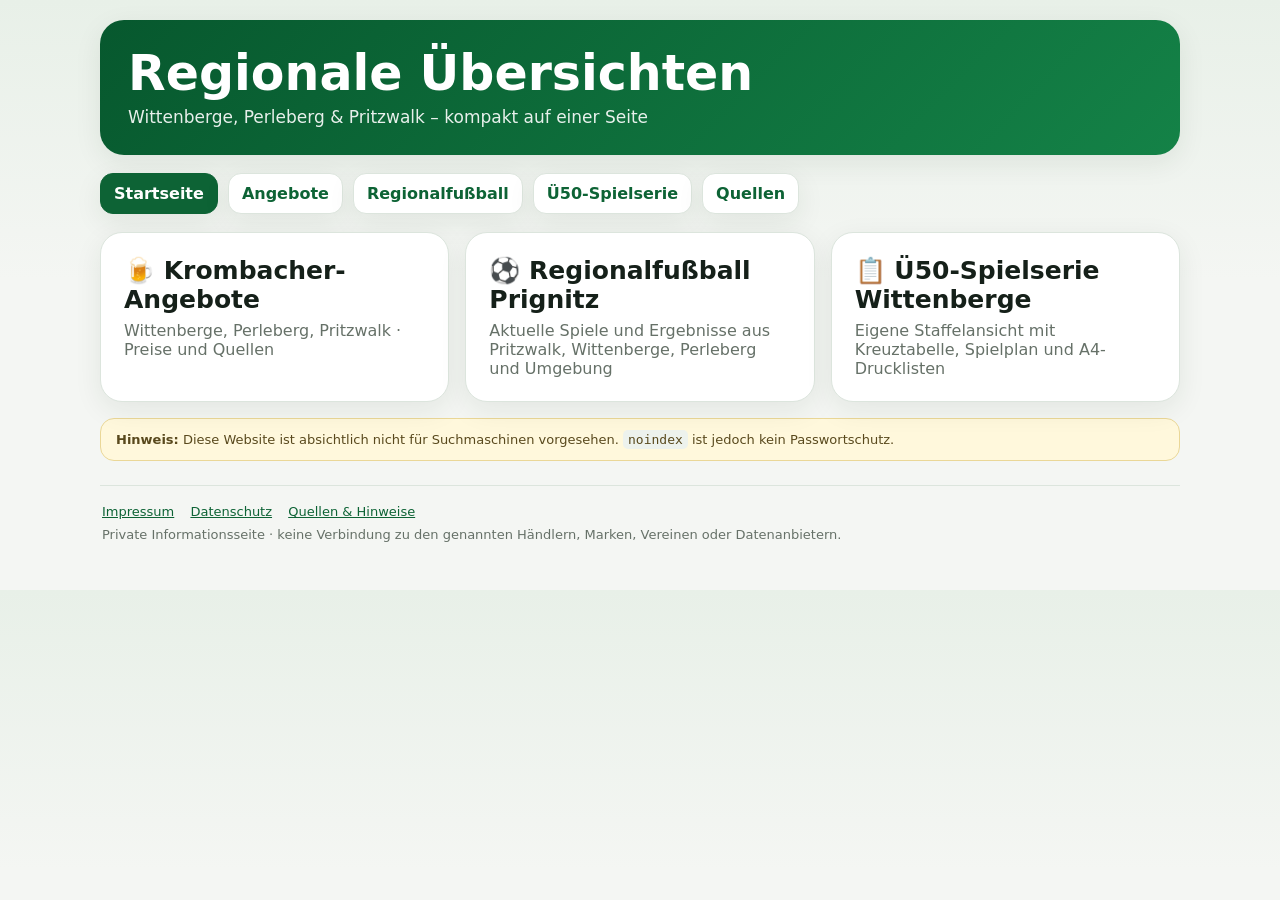
<file: index.html>
<!doctype html>
<html lang="de"><head>
<meta charset="utf-8"><meta name="viewport" content="width=device-width,initial-scale=1">
<meta name="robots" content="noindex,nofollow,noarchive">
<title>Regionale Übersichten</title>
<link rel="stylesheet" href="assets/style.css">
</head><body><div class="wrap">
<section class="hero"><h1>Regionale Übersichten</h1><p>Wittenberge, Perleberg & Pritzwalk – kompakt auf einer Seite</p></section>
<nav class="nav" aria-label="Hauptnavigation"><a class="current" href="./">Startseite</a><a href="angebote/">Angebote</a><a href="fussball/">Regionalfußball</a><a href="ue50/">Ü50-Spielserie</a><a href="quellen.html">Quellen</a></nav>
<div class="kacheln">
<a class="kachel" href="angebote/"><strong>🍺 Krombacher-Angebote</strong><span>Wittenberge, Perleberg, Pritzwalk · Preise und Quellen</span></a>
<a class="kachel" href="fussball/"><strong>⚽ Regionalfußball Prignitz</strong><span>Aktuelle Spiele und Ergebnisse aus Pritzwalk, Wittenberge, Perleberg und Umgebung</span></a>
<a class="kachel" href="ue50/"><strong>📋 Ü50-Spielserie Wittenberge</strong><span>Eigene Staffelansicht mit Kreuztabelle, Spielplan und A4-Drucklisten</span></a>
</div>
<div class="notice"><b>Hinweis:</b> Diese Website ist absichtlich nicht für Suchmaschinen vorgesehen. <code>noindex</code> ist jedoch kein Passwortschutz.</div>

<footer>
  <a href="impressum.html">Impressum</a>
  <a href="datenschutz.html">Datenschutz</a>
  <a href="quellen.html">Quellen & Hinweise</a>
  <div class="small" style="margin-top:8px">Private Informationsseite · keine Verbindung zu den genannten Händlern, Marken, Vereinen oder Datenanbietern.</div>
</footer>

</div></body></html>
</file>
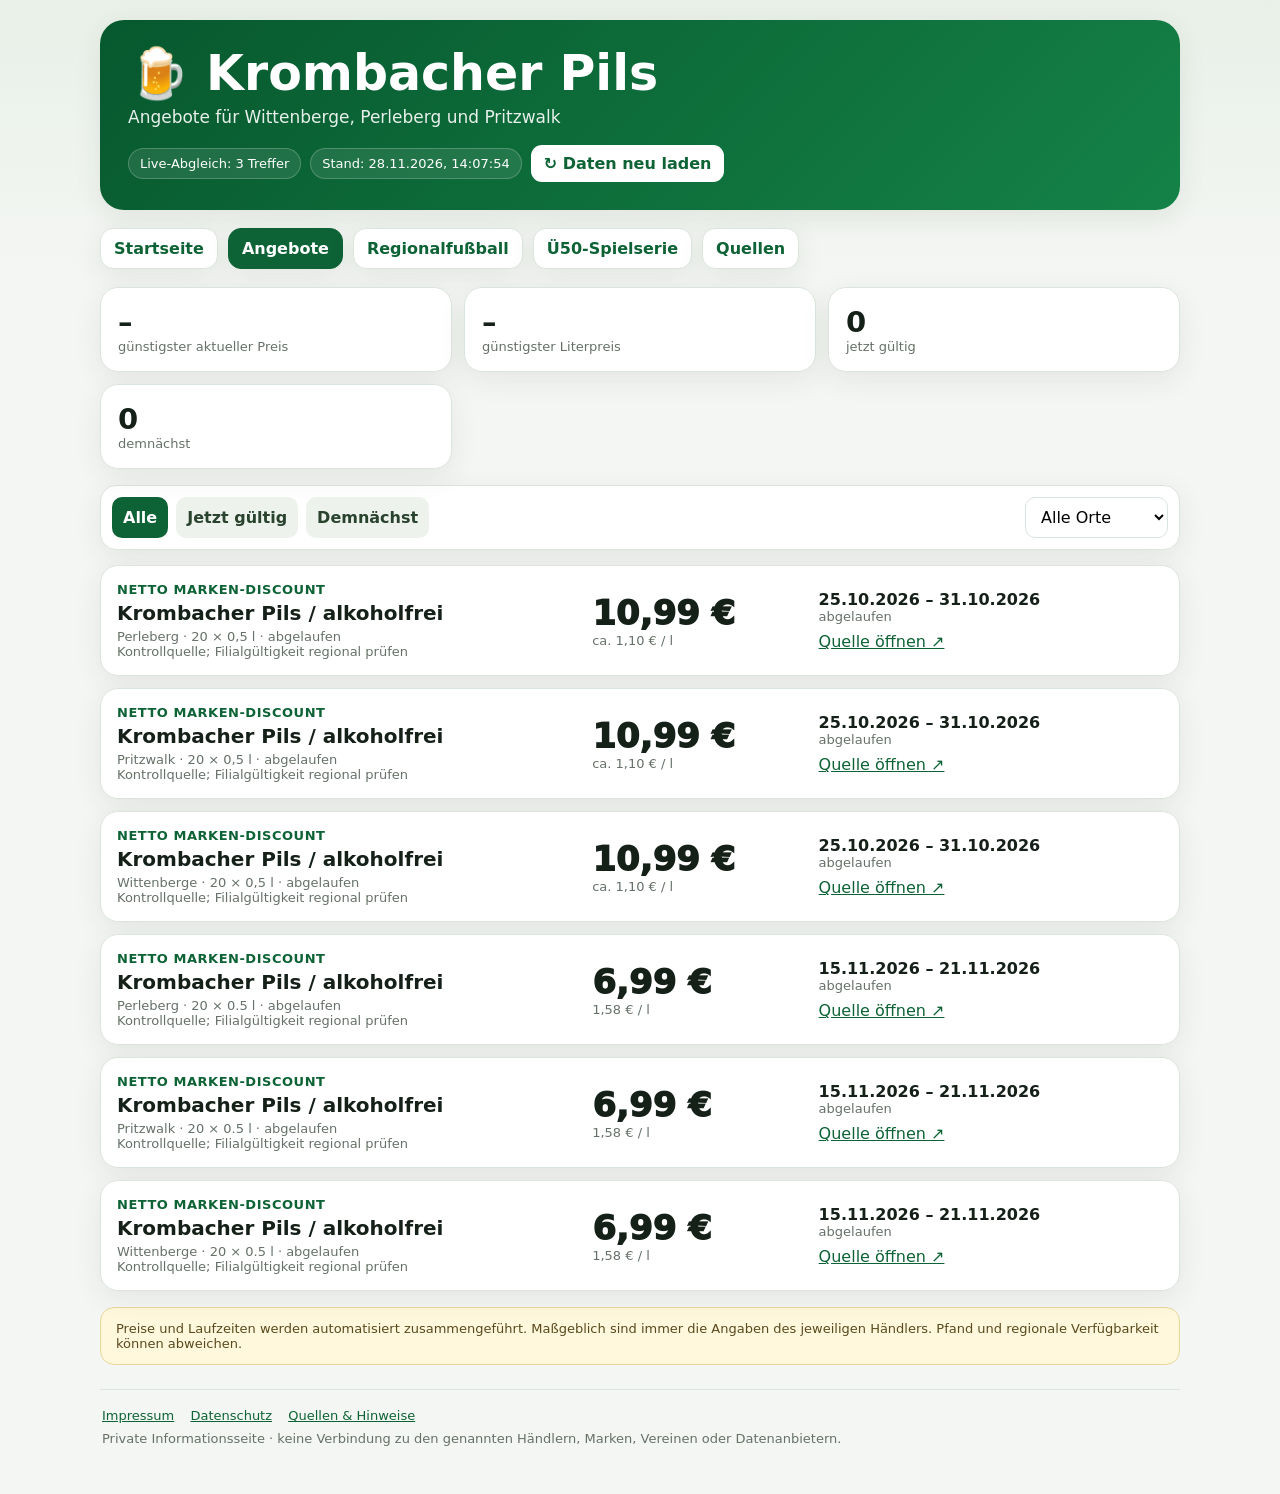
<file: angebote/index.html>
<!doctype html>
<html lang="de"><head>
<meta charset="utf-8"><meta name="viewport" content="width=device-width,initial-scale=1">
<meta name="robots" content="noindex,nofollow,noarchive">
<title>Krombacher-Angebote – Prignitz</title>
<link rel="stylesheet" href="../assets/style.css">
</head><body><div class="wrap">
<section class="hero"><h1>🍺 Krombacher Pils</h1><p>Angebote für Wittenberge, Perleberg und Pritzwalk</p>
<div class="bar"><span class="badge" id="status">Daten werden geladen …</span><span class="badge" id="updated">Stand: –</span><button class="btn" id="reload">↻ Daten neu laden</button></div>
</section>
<nav class="nav" aria-label="Hauptnavigation"><a href="../">Startseite</a><a class="current" href="./">Angebote</a><a href="../fussball/">Regionalfußball</a><a href="../ue50/">Ü50-Spielserie</a><a href="../quellen.html#angebote">Quellen</a></nav>
<section class="stats"><div class="stat"><div class="n" id="best">–</div><div class="l">günstigster aktueller Preis</div></div><div class="stat"><div class="n" id="bestLiter">–</div><div class="l">günstigster Literpreis</div></div><div class="stat"><div class="n" id="active">–</div><div class="l">jetzt gültig</div></div><div class="stat"><div class="n" id="future">–</div><div class="l">demnächst</div></div></section>
<div class="controls"><button class="f on" data-f="all">Alle</button><button class="f" data-f="active">Jetzt gültig</button><button class="f" data-f="future">Demnächst</button><select id="place"><option value="">Alle Orte</option></select></div>
<div id="cards" class="cards"></div>
<div class="notice">Preise und Laufzeiten werden automatisiert zusammengeführt. Maßgeblich sind immer die Angaben des jeweiligen Händlers. Pfand und regionale Verfügbarkeit können abweichen.</div>

<footer>
  <a href="../impressum.html">Impressum</a>
  <a href="../datenschutz.html">Datenschutz</a>
  <a href="../quellen.html">Quellen & Hinweise</a>
  <div class="small" style="margin-top:8px">Private Informationsseite · keine Verbindung zu den genannten Händlern, Marken, Vereinen oder Datenanbietern.</div>
</footer>

</div>
<script>
let data={offers:[]},fil="all";const $=s=>document.querySelector(s);
function D(s){return new Date(s+"T00:00:00")} function T(){let d=new Date;return new Date(d.getFullYear(),d.getMonth(),d.getDate())}
function E(s){return String(s??"").replace(/[&<>"']/g,m=>({"&":"&amp;","<":"&lt;",">":"&gt;",'"':"&quot;","'":"&#39;"}[m]))}
function euro(n){return Number(n).toLocaleString("de-DE",{style:"currency",currency:"EUR"})}
function state(o){let t=T();return t<D(o.start)?"future":t>D(o.end)?"expired":"active"}
function fmt(s){return D(s).toLocaleDateString("de-DE")}
function remain(o){let t=T(),a=D(o.start),e=D(o.end),day=86400000;if(t<a){let n=Math.ceil((a-t)/day);return n==1?"beginnt morgen":`beginnt in ${n} Tagen`}if(t>e)return"abgelaufen";let n=Math.floor((e-t)/day);return n==0?"nur noch heute":n==1?"noch 1 Tag":`noch ${n} Tage`}
function packLiters(o){let s=String(o.pack||"").replace(",",".");let m=s.match(/(\d+)\s*[x×]\s*(\d+(?:\.\d+)?)\s*(?:l|liter)/i);if(m)return Number(m[1])*Number(m[2]);m=s.match(/(\d+(?:\.\d+)?)\s*(?:l|liter)/i);return m?Number(m[1]):null}
function literPrice(o){let lp=Number(o.liter_price);if(lp>0)return {value:lp,calculated:false};let liters=packLiters(o),price=Number(o.price),calc=liters&&price?price/liters:null;return calc&&calc>=0.75&&calc<=5?{value:calc,calculated:true}:null}
function literText(o){let lp=literPrice(o);return lp?(lp.calculated?"ca. ":"")+euro(lp.value)+" / l":""}
function ok(o){let p=$("#place").value;if(p&&(o.place||"Wittenberge")!=p)return false;if(fil!="all"&&state(o)!=fil)return false;return true}
function places(){let cur=$("#place").value,a=[...new Set((data.offers||[]).map(o=>o.place||"Wittenberge"))].sort();$("#place").innerHTML='<option value="">Alle Orte</option>'+a.map(x=>`<option>${E(x)}</option>`).join("");if(a.includes(cur))$("#place").value=cur}
function render(){let a=data.offers||[],valid=a.filter(o=>state(o)!="expired"),best=valid.length?Math.min(...valid.map(o=>+o.price)):null,liters=valid.map(literPrice).filter(Boolean).map(x=>x.value),bestLiter=liters.length?Math.min(...liters):null;$("#best").textContent=best==null?"–":euro(best);$("#bestLiter").textContent=bestLiter==null?"–":euro(bestLiter)+"/l";$("#active").textContent=a.filter(o=>state(o)=="active").length;$("#future").textContent=a.filter(o=>state(o)=="future").length;$("#status").textContent=data.status||"Daten geladen";$("#updated").textContent=data.updated?"Stand: "+new Date(data.updated).toLocaleString("de-DE"):"Stand: –";let list=a.filter(ok).sort((x,y)=>D(x.end)-D(y.end)||String(x.place||"").localeCompare(String(y.place||""))),b=$("#cards");b.innerHTML="";if(!list.length){b.innerHTML='<div class="empty">Keine Angebote in dieser Auswahl.</div>';return}for(const o of list){b.insertAdjacentHTML("beforeend",`<article class="card grid3"><div><div class="shop">${E(o.retailer)}</div><div class="product">${E(o.product)}</div><div class="meta">${E(o.place||"Wittenberge")} · ${E(o.pack||"")} · ${state(o)=="active"?"jetzt gültig":state(o)=="future"?"demnächst":"abgelaufen"}</div><div class="small">${E(o.scope||o.note||"")}</div></div><div><div class="price">${euro(o.price)}</div><div class="small">${E(literText(o))}</div></div><div><b>${fmt(o.start)} – ${fmt(o.end)}</b><div class="small">${E(remain(o))}</div><div style="margin-top:8px"><a target="_blank" rel="noopener noreferrer" href="${o.source_url||"#"}">Quelle öffnen ↗</a></div></div></article>`)}}
async function load(){try{let r=await fetch("angebote.json?"+Date.now(),{cache:"no-store"});data=await r.json();places();render()}catch(e){$("#status").textContent="Daten konnten nicht geladen werden"}}
$("#reload").onclick=load;document.querySelectorAll(".f").forEach(b=>b.onclick=()=>{document.querySelectorAll(".f").forEach(x=>x.classList.remove("on"));b.classList.add("on");fil=b.dataset.f;render()});$("#place").onchange=render;load();
</script></body></html>
</file>
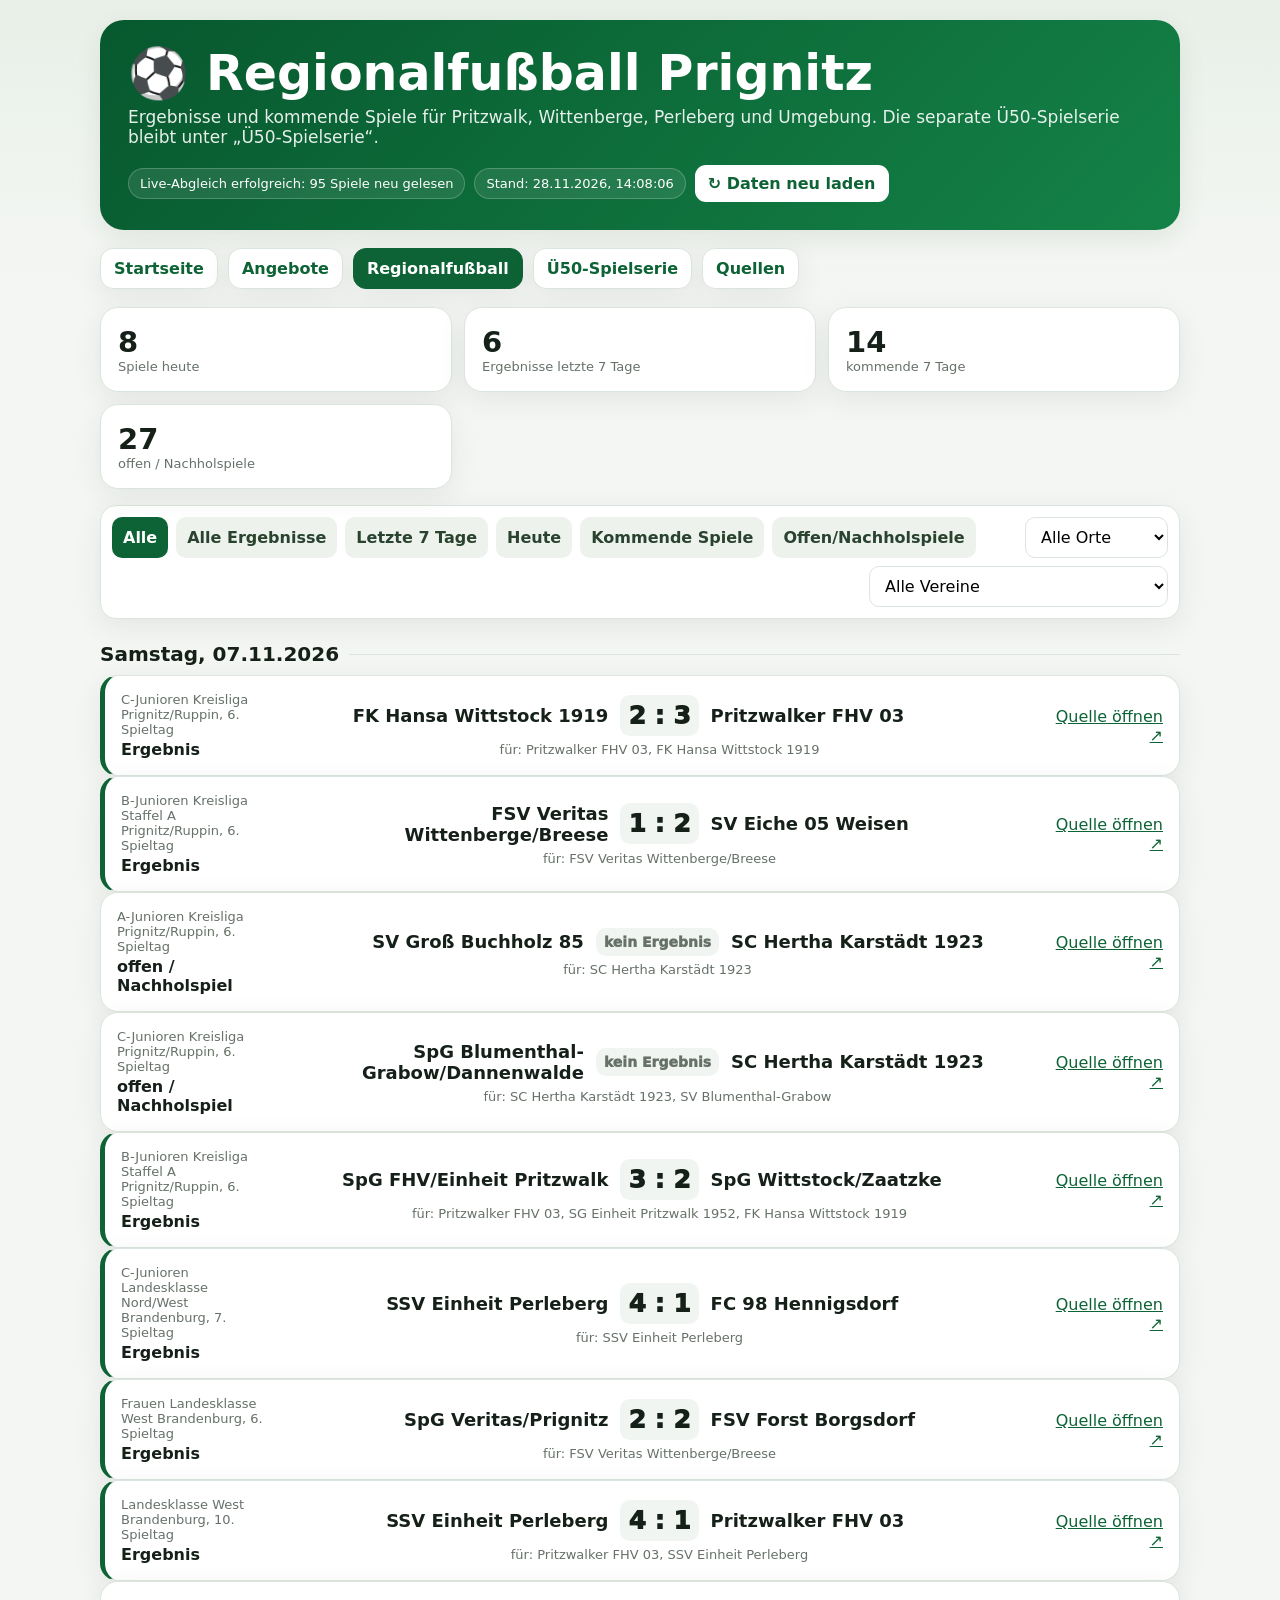
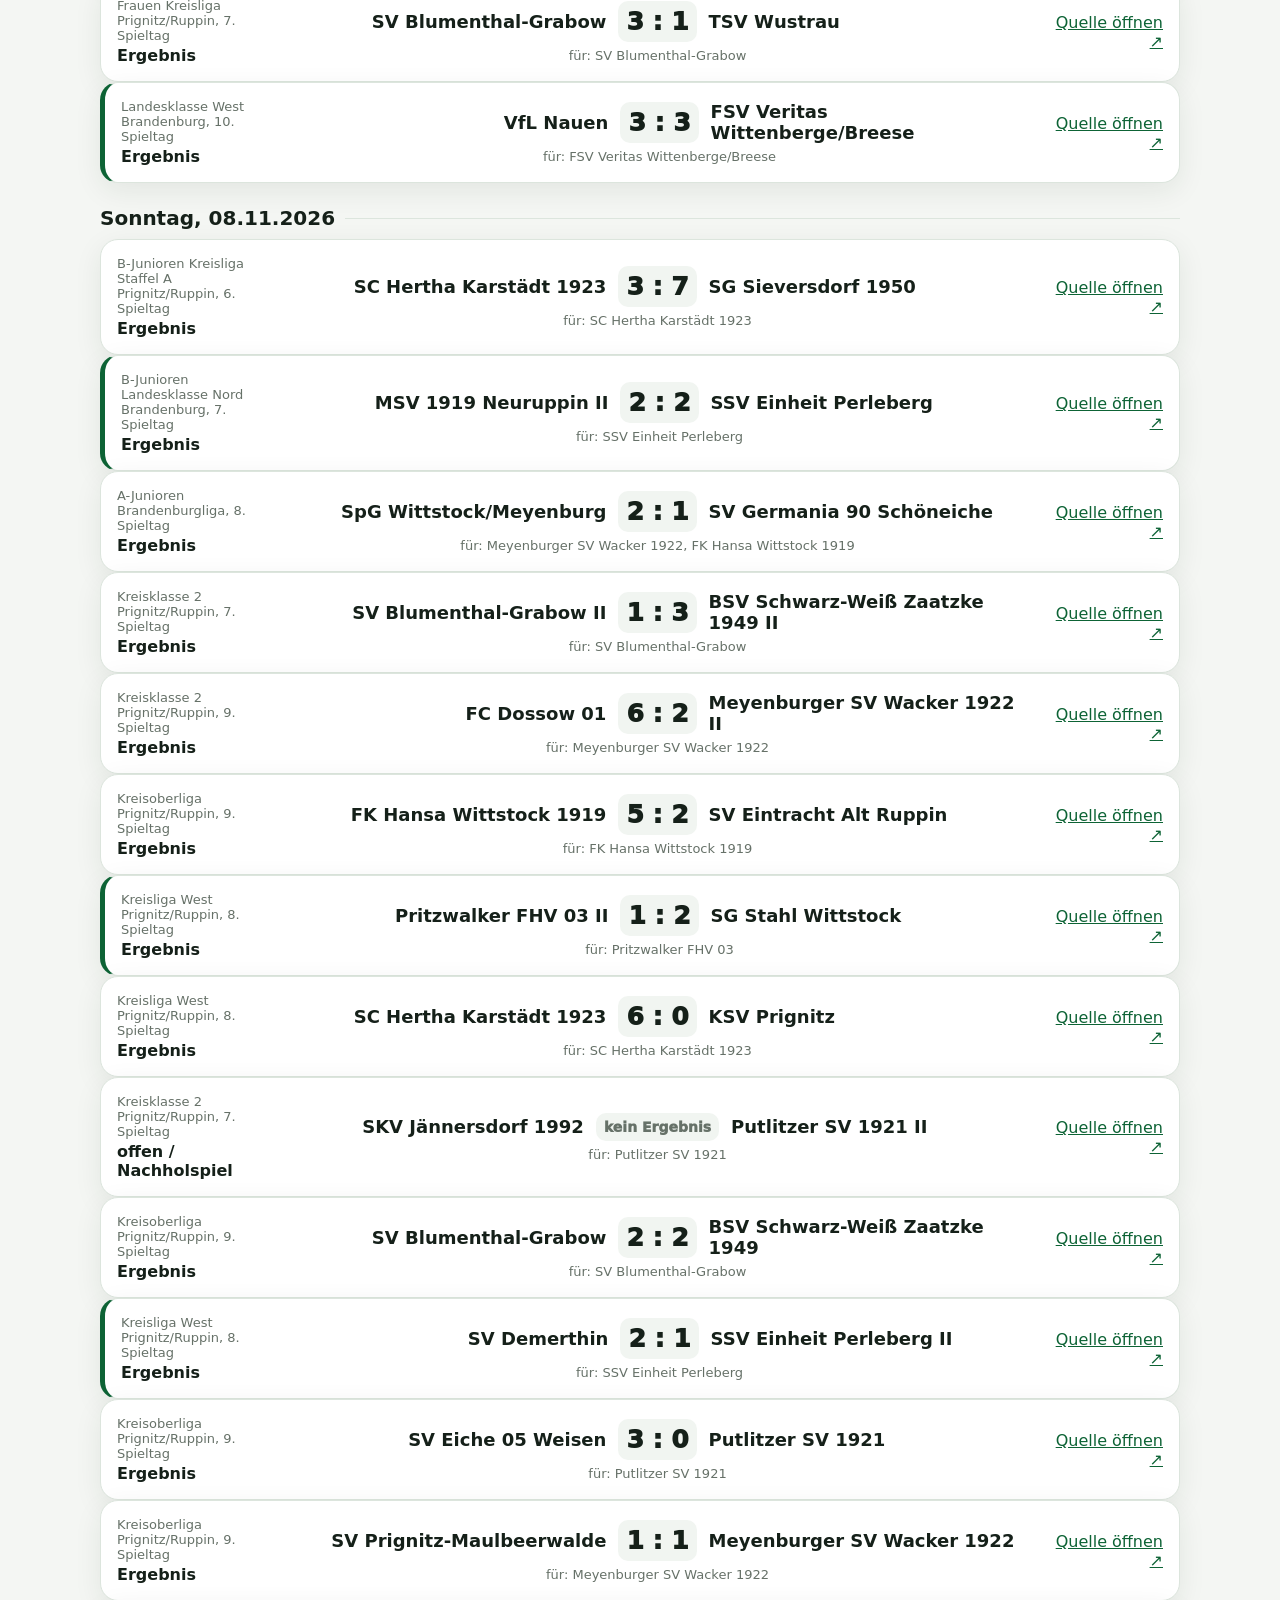
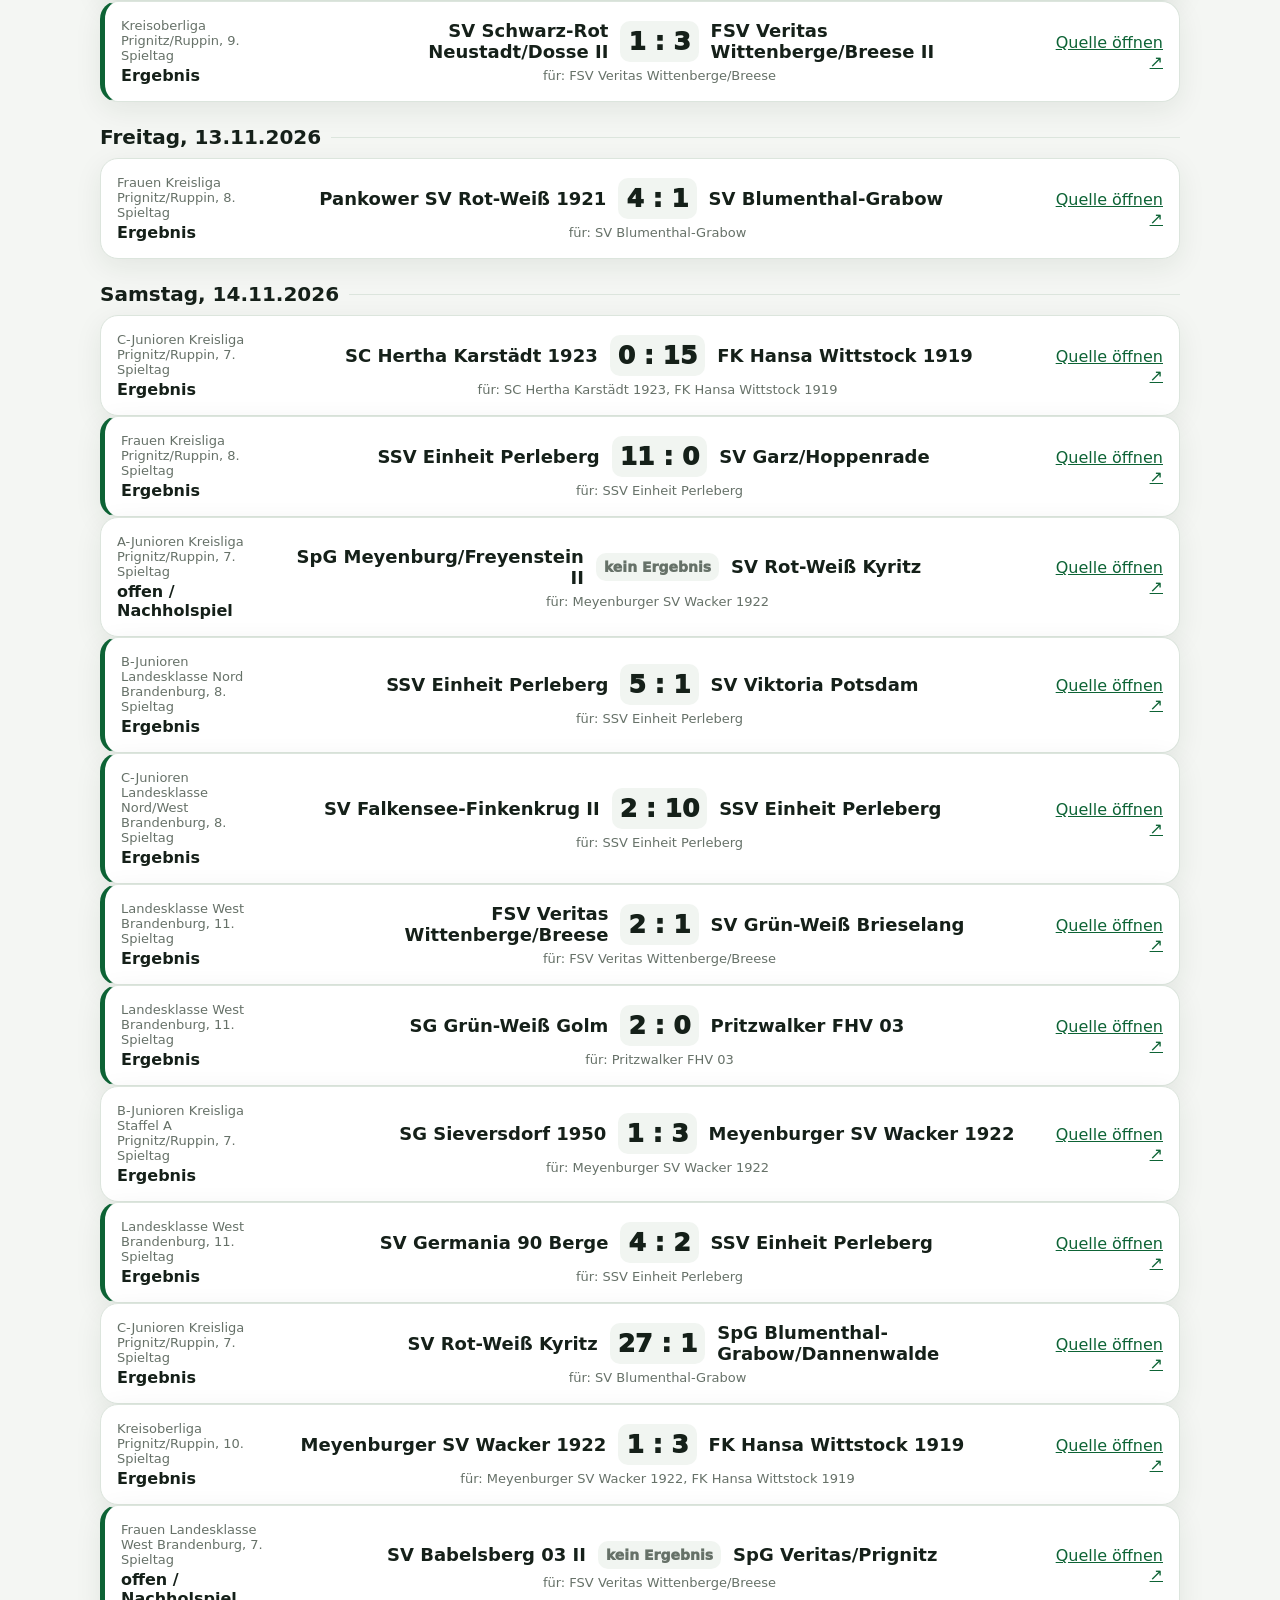
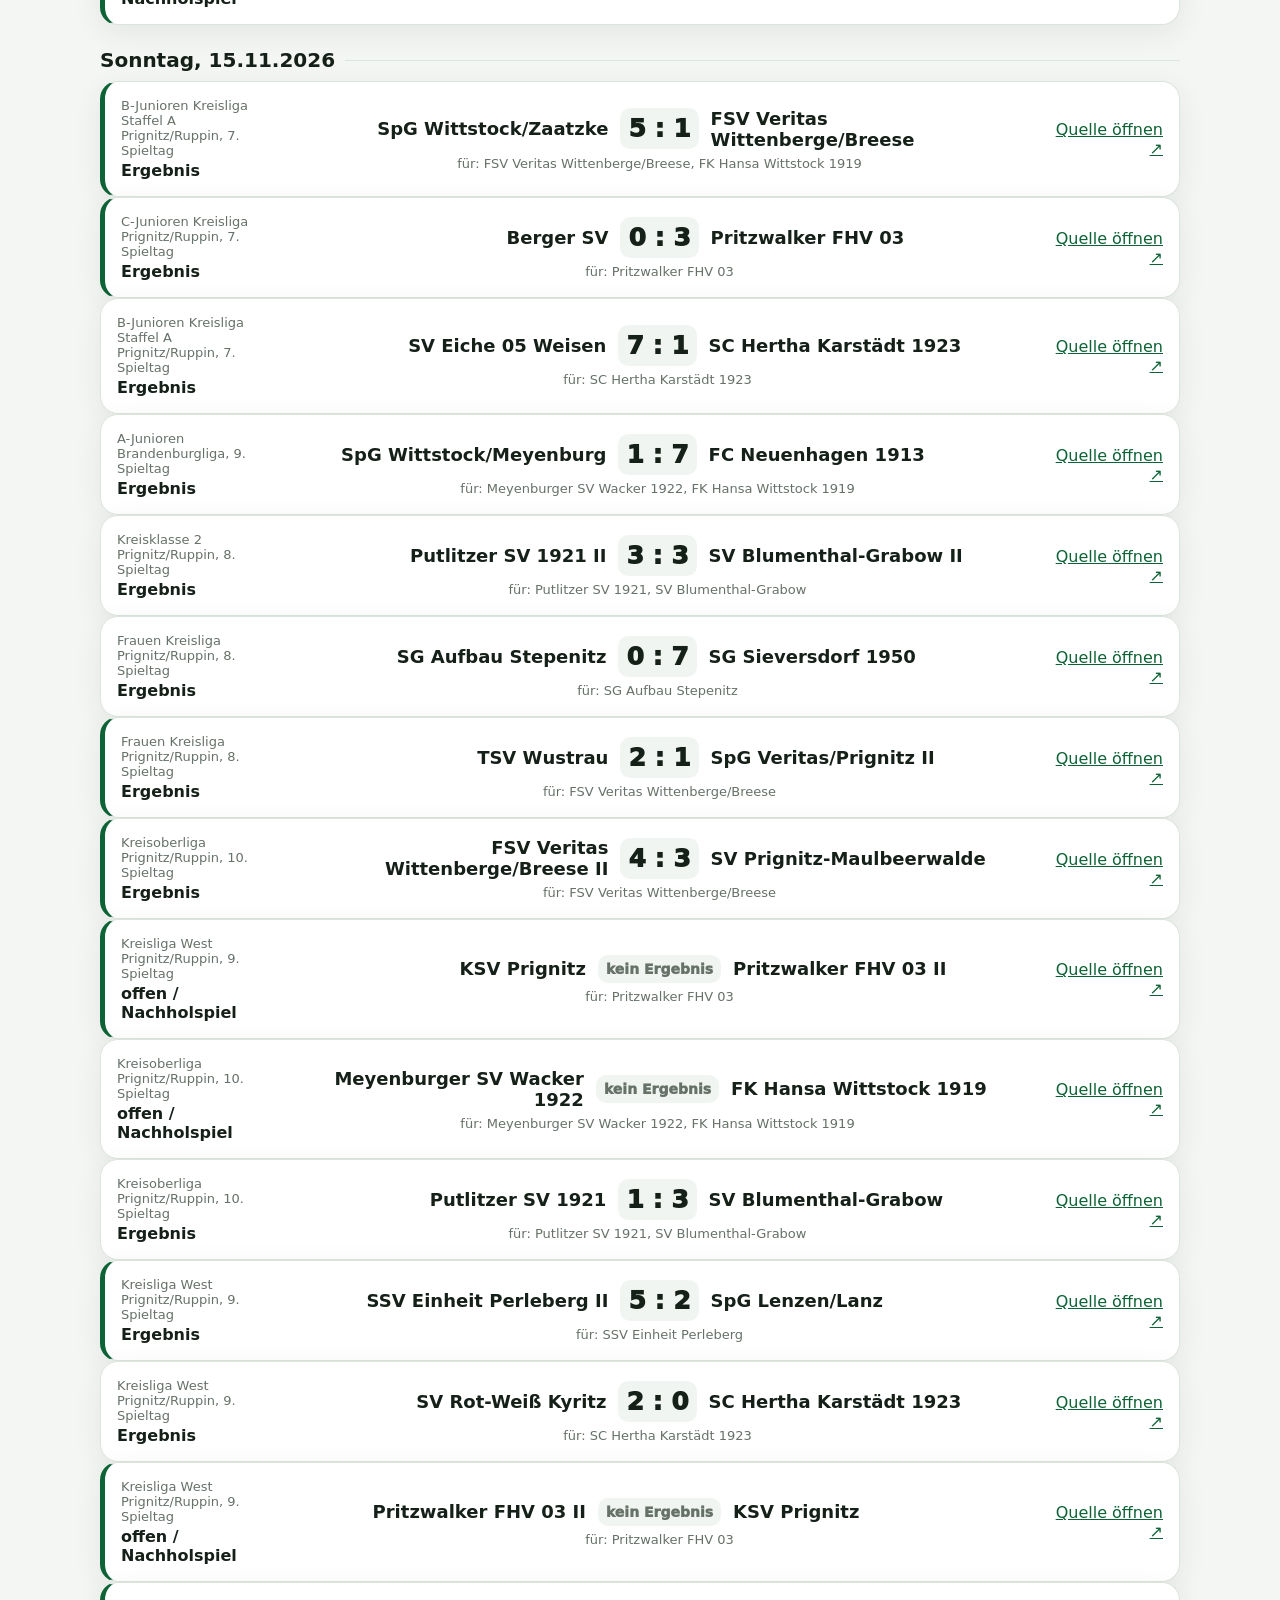
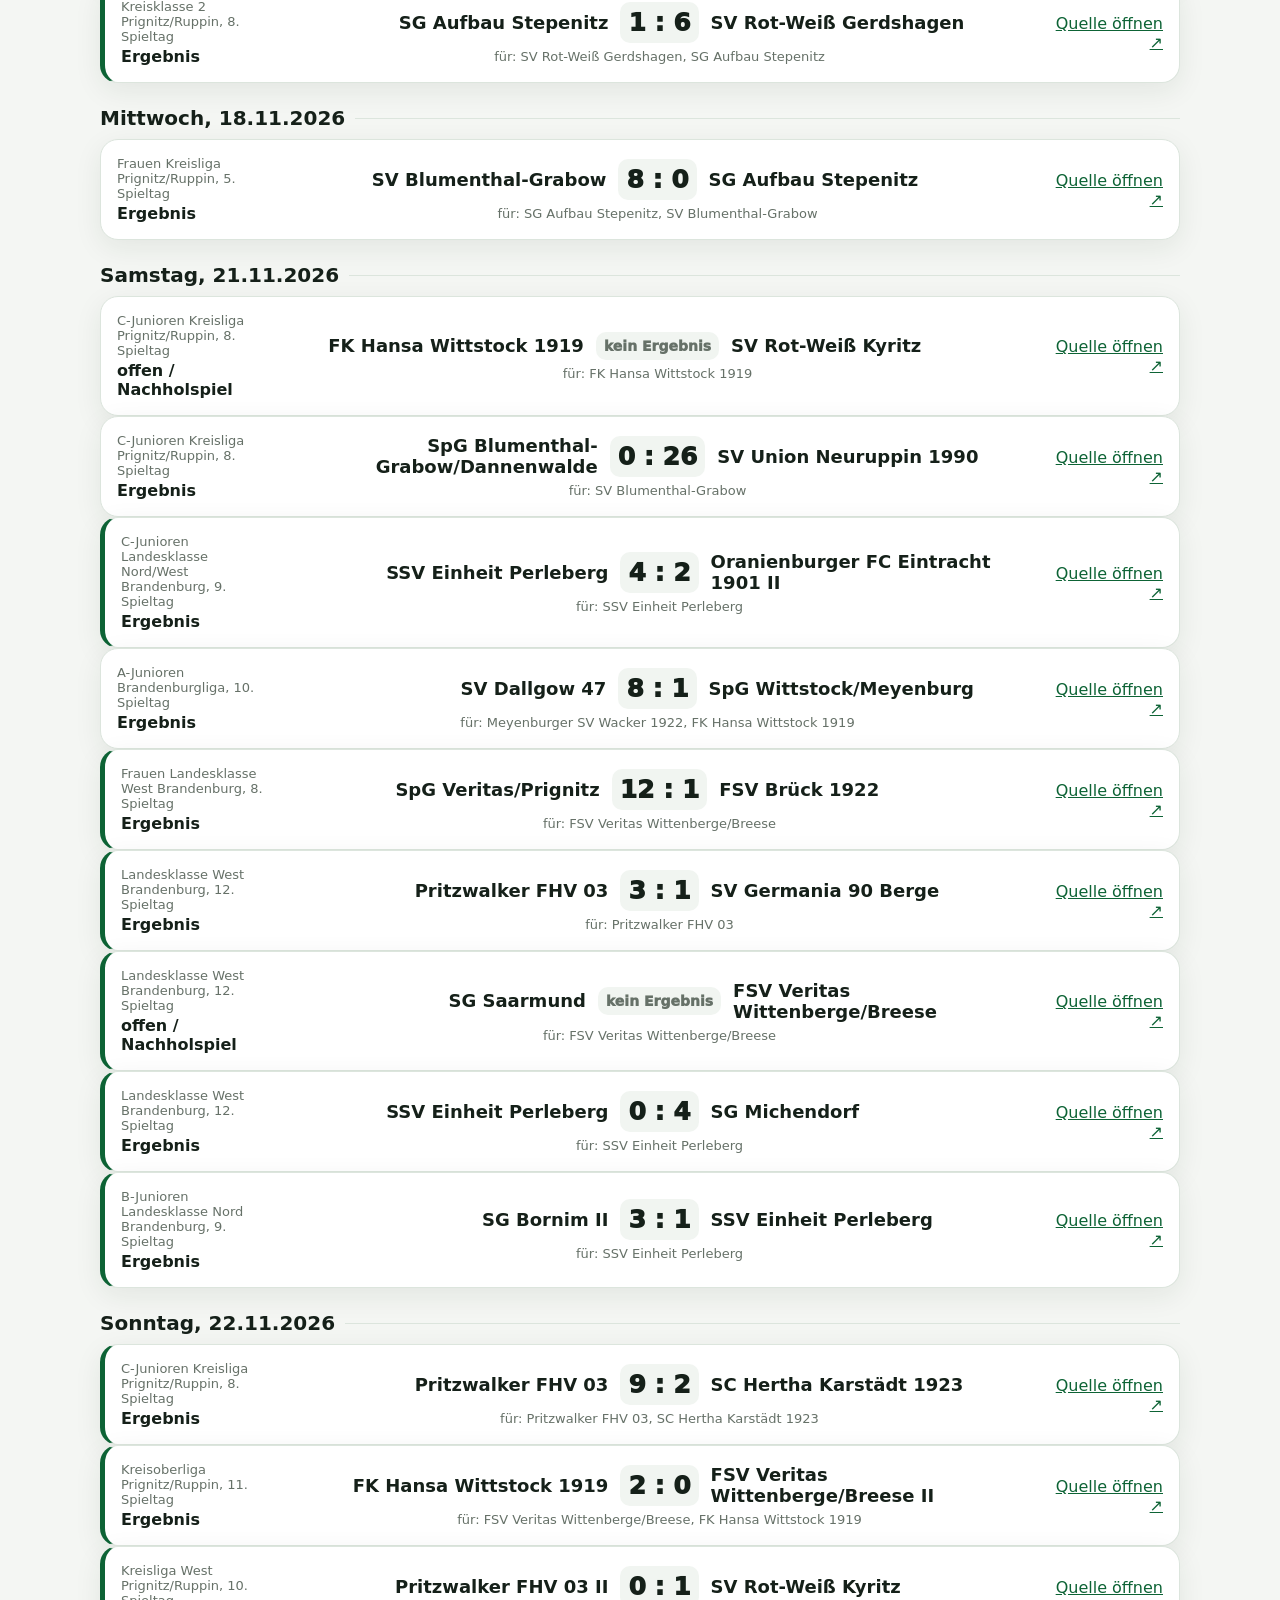
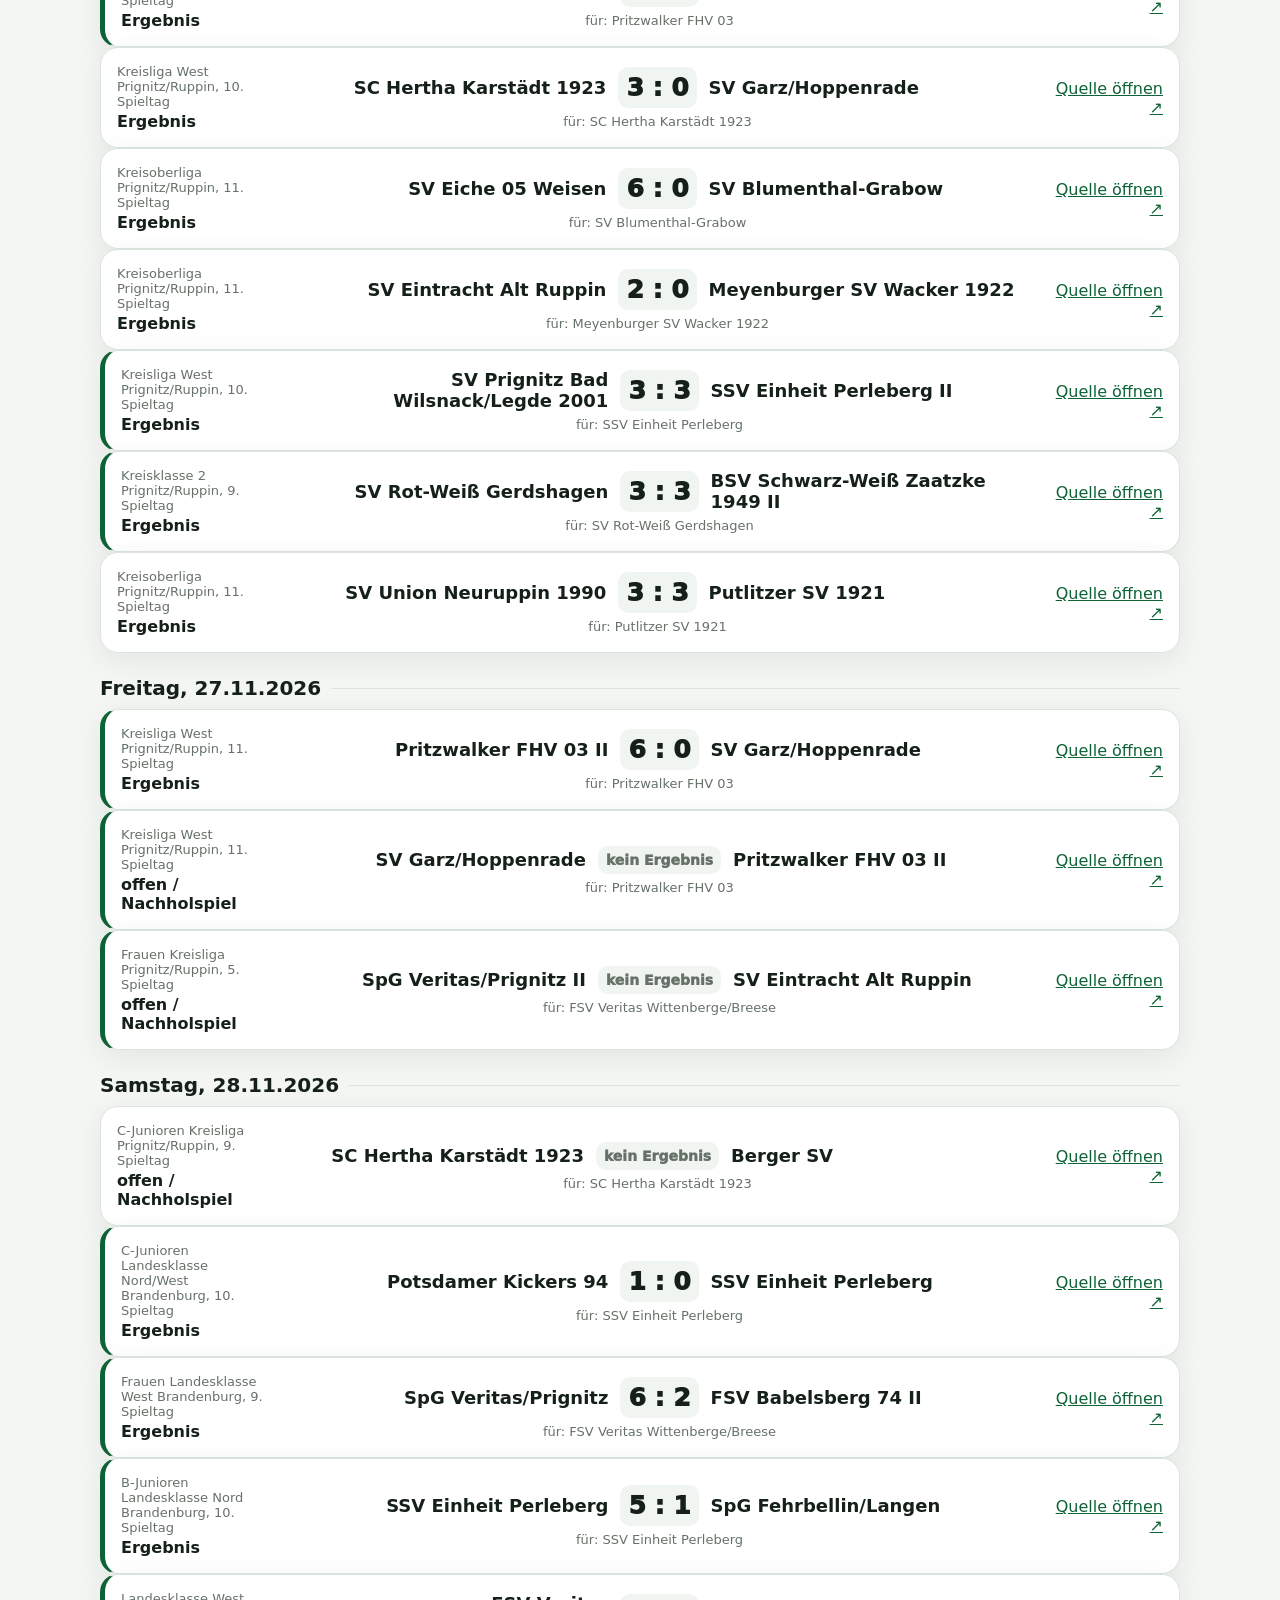
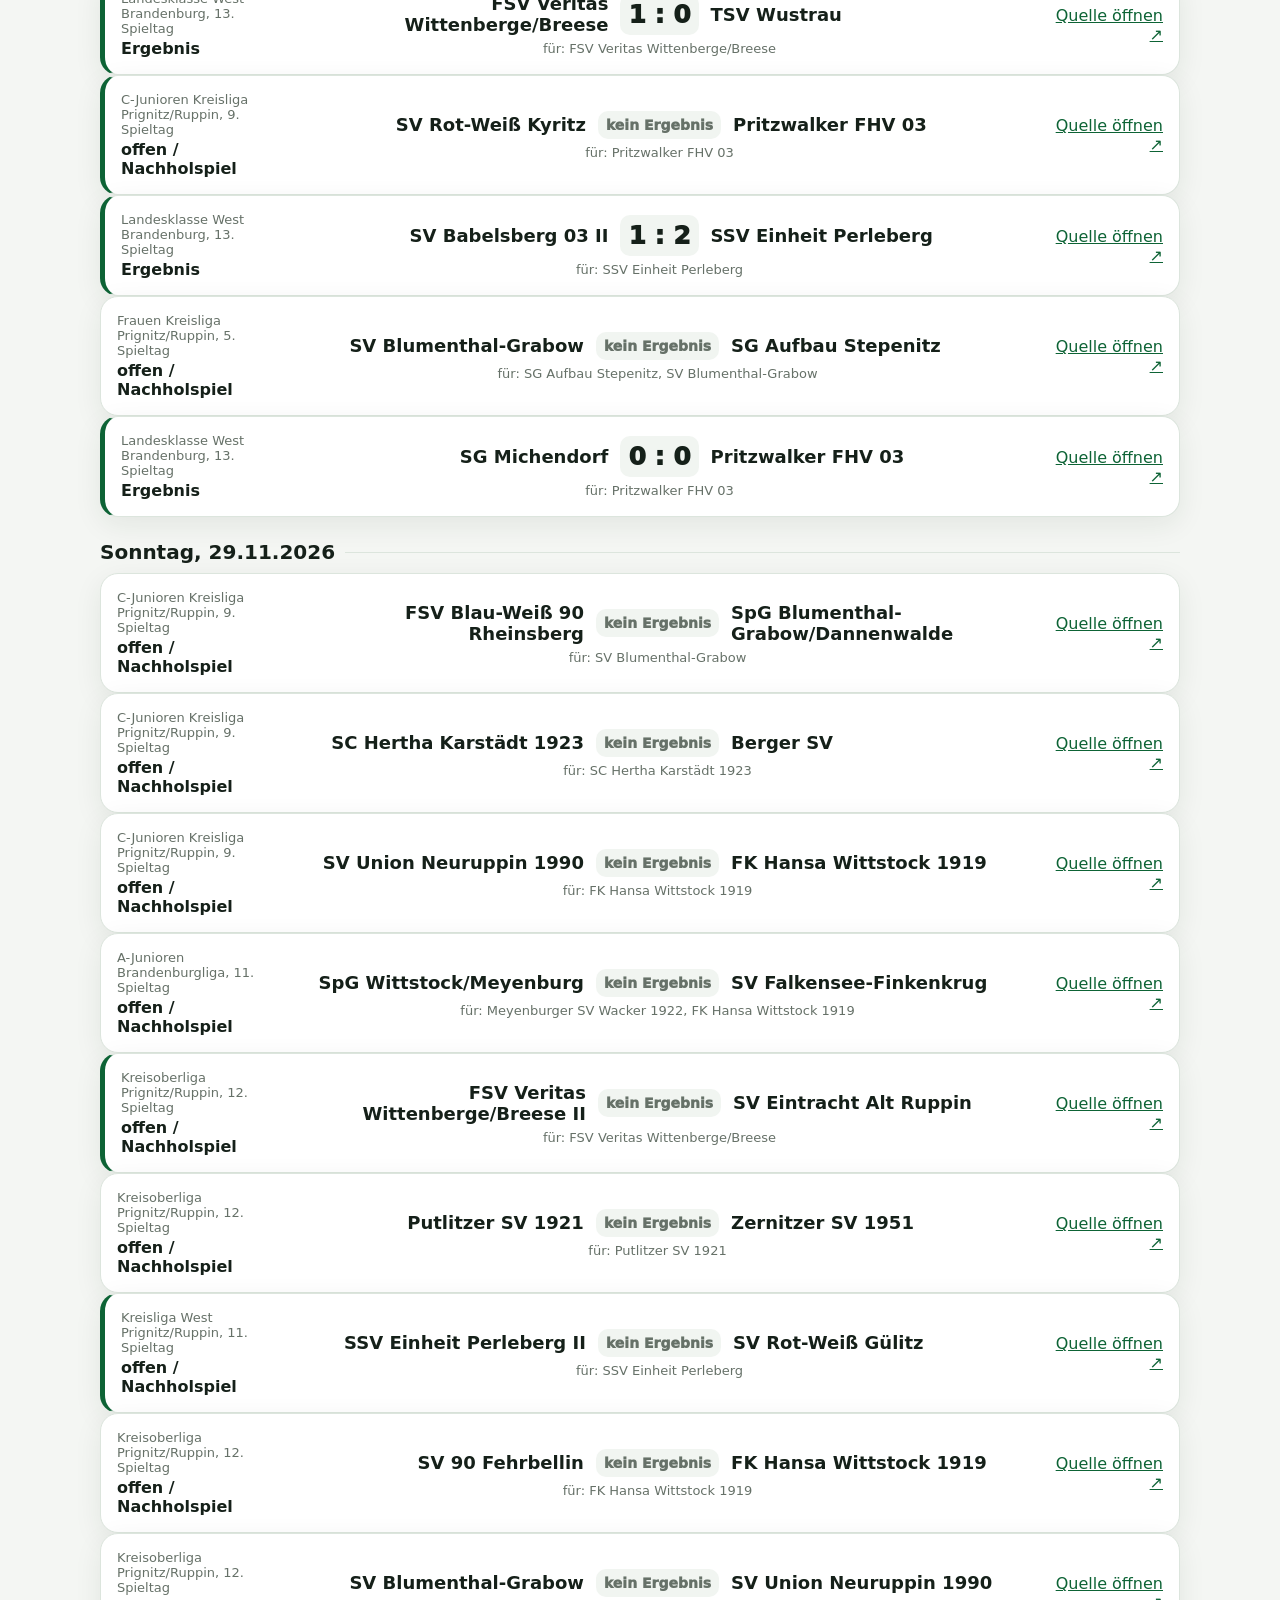
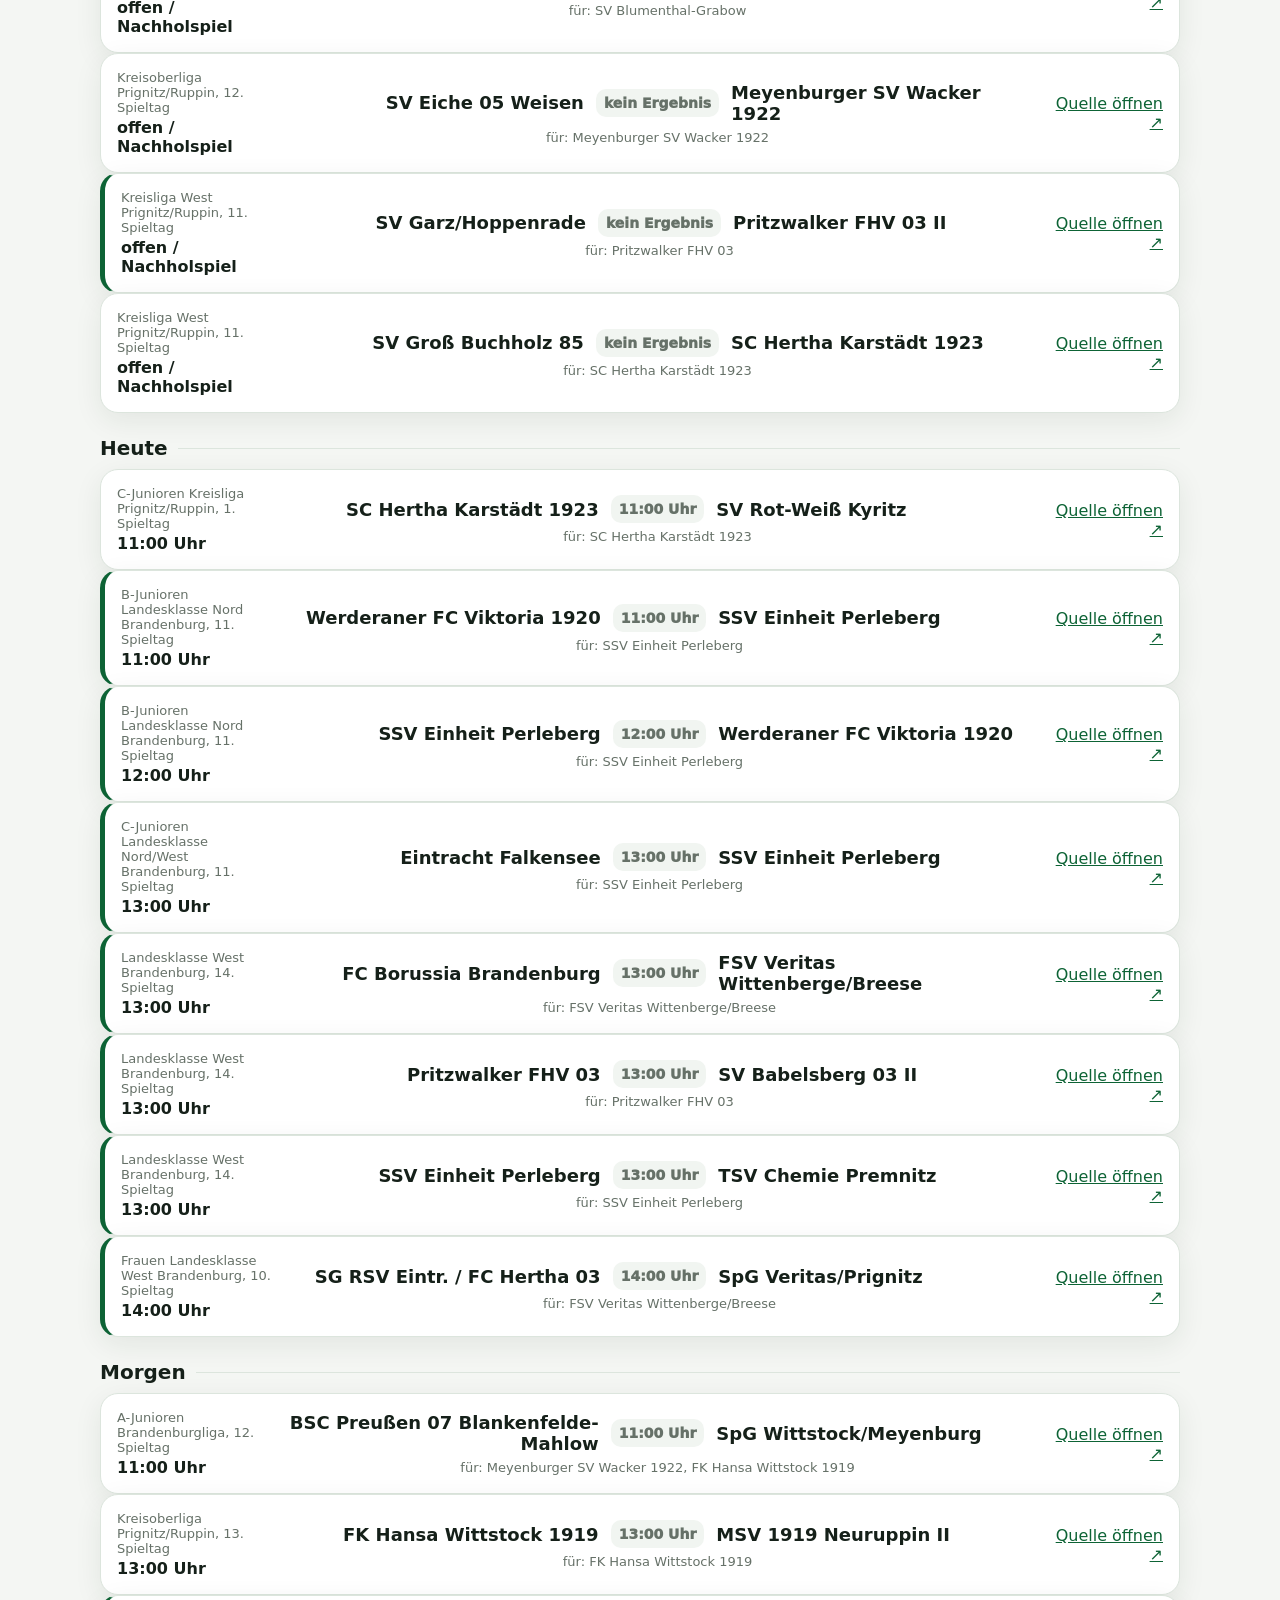
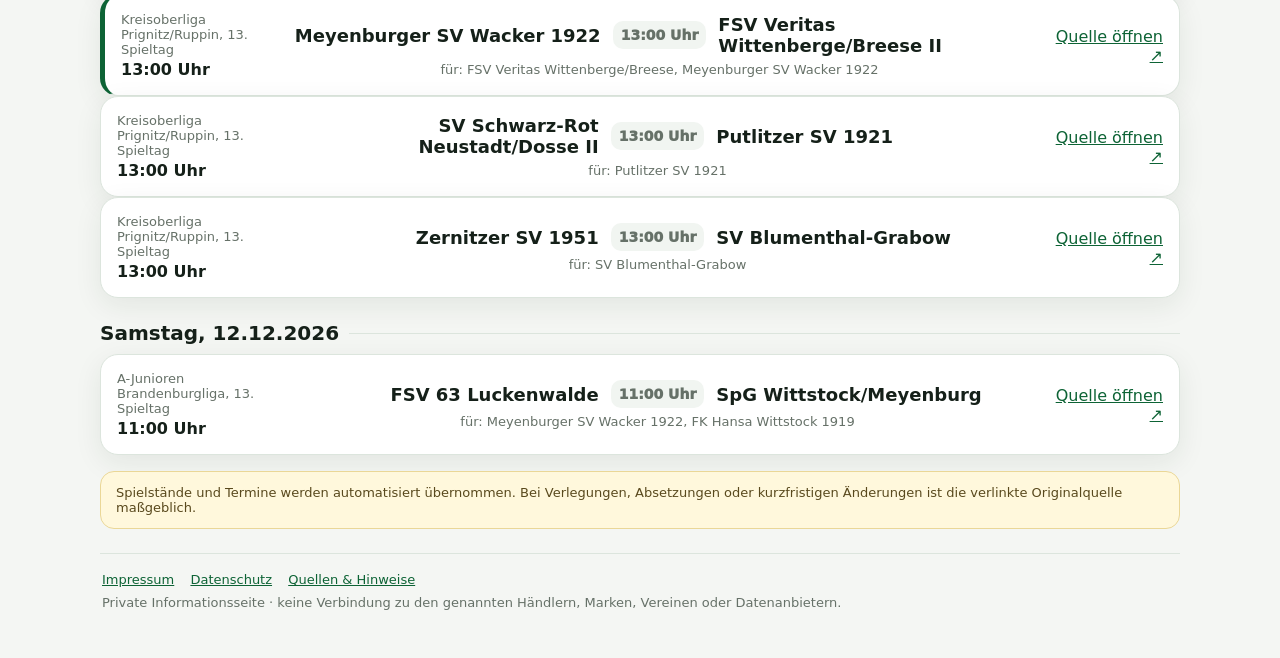
<file: fussball/index.html>
<!doctype html>
<html lang="de"><head>
<meta charset="utf-8"><meta name="viewport" content="width=device-width,initial-scale=1">
<meta name="robots" content="noindex,nofollow,noarchive">
<title>Regionalfußball Prignitz</title>
<link rel="stylesheet" href="../assets/style.css">
</head><body><div class="wrap">
<section class="hero"><h1>⚽ Regionalfußball Prignitz</h1><p>Ergebnisse und kommende Spiele für Pritzwalk, Wittenberge, Perleberg und Umgebung. Die separate Ü50-Spielserie bleibt unter „Ü50-Spielserie“.</p>
<div class="bar"><span class="badge" id="status">Daten werden geladen …</span><span class="badge" id="updated">Stand: –</span><button class="btn" id="reload">↻ Daten neu laden</button></div>
</section>
<nav class="nav" aria-label="Hauptnavigation"><a href="../">Startseite</a><a href="../angebote/">Angebote</a><a class="current" href="./">Regionalfußball</a><a href="../ue50/">Ü50-Spielserie</a><a href="../quellen.html#fussball">Quellen</a></nav>
<section class="stats"><div class="stat"><div class="n" id="todayN">–</div><div class="l">Spiele heute</div></div><div class="stat"><div class="n" id="recentN">–</div><div class="l">Ergebnisse letzte 7 Tage</div></div><div class="stat"><div class="n" id="nextN">–</div><div class="l">kommende 7 Tage</div></div><div class="stat"><div class="n" id="openN">–</div><div class="l">offen / Nachholspiele</div></div></section>
<div class="controls"><button class="f on" data-f="all">Alle</button><button class="f" data-f="finished">Alle Ergebnisse</button><button class="f" data-f="recent">Letzte 7 Tage</button><button class="f" data-f="today">Heute</button><button class="f" data-f="scheduled">Kommende Spiele</button><button class="f" data-f="open">Offen/Nachholspiele</button><select id="place"><option value="">Alle Orte</option></select><select id="club"><option value="">Alle Vereine</option></select></div>
<div id="games"></div>
<div class="notice">Spielstände und Termine werden automatisiert übernommen. Bei Verlegungen, Absetzungen oder kurzfristigen Änderungen ist die verlinkte Originalquelle maßgeblich.</div>

<footer>
  <a href="../impressum.html">Impressum</a>
  <a href="../datenschutz.html">Datenschutz</a>
  <a href="../quellen.html">Quellen & Hinweise</a>
  <div class="small" style="margin-top:8px">Private Informationsseite · keine Verbindung zu den genannten Händlern, Marken, Vereinen oder Datenanbietern.</div>
</footer>

</div>
<script>
let data={games:[]},fil="all";const $=s=>document.querySelector(s);function D(s){return new Date(s+"T00:00:00")}function T(){let d=new Date;return new Date(d.getFullYear(),d.getMonth(),d.getDate())}function E(s){return String(s??"").replace(/[&<>"']/g,m=>({"&":"&amp;","<":"&lt;",">":"&gt;",'"':"&quot;","'":"&#39;"}[m]))}function same(s){return D(s).getTime()==T().getTime()}function recentResult(g){let t=T(),p=new Date(t);p.setDate(p.getDate()-7);return g.status=="finished"&&D(g.date)>=p&&D(g.date)<=t}function pastOpen(g){return g.status=="scheduled"&&D(g.date)<T()&&g.home_score==null&&g.away_score==null}function label(s){let n=Math.round((D(s)-T())/86400000);if(n==0)return"Heute";if(n==1)return"Morgen";if(n==-1)return"Gestern";return D(s).toLocaleDateString("de-DE",{weekday:"long",day:"2-digit",month:"2-digit",year:"numeric"})}function score(g){return g.status=="finished"&&g.home_score!=null?`<div class="score">${g.home_score} : ${g.away_score}</div>`:`<div class="score s">${g.status=="cancelled"?"abgesetzt":(pastOpen(g)?"kein Ergebnis":(g.time?g.time+" Uhr":"– : –"))}</div>`}
function ok(g){let p=$("#place").value,c=$("#club").value;if(p&&!(g.tracked_places||[]).includes(p))return false;if(c&&!(g.tracked_clubs||[]).includes(c))return false;if(fil=="finished"&&g.status!="finished")return false;if(fil=="recent"&&!recentResult(g))return false;if(fil=="scheduled"&&(g.status!="scheduled"||D(g.date)<T()))return false;if(fil=="open"&&!pastOpen(g))return false;if(fil=="today"&&!same(g.date))return false;return true}
function places(){let cur=$("#place").value,a=[...new Set((data.games||[]).flatMap(g=>g.tracked_places||[]))].sort();$("#place").innerHTML='<option value="">Alle Orte</option>'+a.map(x=>`<option>${E(x)}</option>`).join("");if(a.includes(cur))$("#place").value=cur}
function clubs(){let cur=$("#club").value,a=[...new Set((data.games||[]).filter(g=>!$("#place").value||(g.tracked_places||[]).includes($("#place").value)).flatMap(g=>g.tracked_clubs||[]))].sort();$("#club").innerHTML='<option value="">Alle Vereine</option>'+a.map(x=>`<option>${E(x)}</option>`).join("");if(a.includes(cur))$("#club").value=cur}
function render(){let a=data.games||[],l=a.filter(ok).sort((x,y)=>fil=="recent"?(y.date+y.time).localeCompare(x.date+x.time):(x.date+x.time).localeCompare(y.date+y.time)),t=T(),n=new Date(t);n.setDate(n.getDate()+7);$("#todayN").textContent=a.filter(g=>same(g.date)).length;$("#recentN").textContent=a.filter(recentResult).length;$("#nextN").textContent=a.filter(g=>g.status=="scheduled"&&D(g.date)>=t&&D(g.date)<=n).length;$("#openN").textContent=a.filter(pastOpen).length;$("#status").textContent=data.status||"Daten geladen";$("#updated").textContent=data.updated?"Stand: "+new Date(data.updated).toLocaleString("de-DE"):"Stand: –";let b=$("#games");b.innerHTML="";if(!l.length){b.innerHTML='<div class="empty">Keine Spiele in dieser Auswahl.</div>';return}let day="";for(const g of l){if(g.date!=day){day=g.date;b.insertAdjacentHTML("beforeend",`<div class="day"><h2>${E(label(g.date))}</h2><i></i></div>`)}b.insertAdjacentHTML("beforeend",`<article class="card game ${g.scope=="kern"?"core":""}"><div><div class="meta">${E(g.competition)}</div><div style="font-weight:900;margin-top:3px">${g.status=="finished"?"Ergebnis":(pastOpen(g)?"offen / Nachholspiel":(g.time?E(g.time)+" Uhr":"Termin"))}</div></div><div><div class="teams"><div class="home">${E(g.home)}</div>${score(g)}<div>${E(g.away)}</div></div><div class="small" style="text-align:center;margin-top:6px">für: ${E((g.tracked_clubs||[]).join(", "))}</div></div><div style="text-align:right"><a target="_blank" rel="noopener noreferrer" href="${g.source_url||"#"}">Quelle öffnen ↗</a></div></article>`)}}
async function load(){try{let r=await fetch("spiele.json?"+Date.now(),{cache:"no-store"});data=await r.json();places();clubs();render()}catch(e){$("#status").textContent="Daten konnten nicht geladen werden"}}
$("#reload").onclick=load;document.querySelectorAll(".f").forEach(b=>b.onclick=()=>{document.querySelectorAll(".f").forEach(x=>x.classList.remove("on"));b.classList.add("on");fil=b.dataset.f;render()});$("#place").onchange=()=>{clubs();render()};$("#club").onchange=render;load();
</script></body></html>
</file>
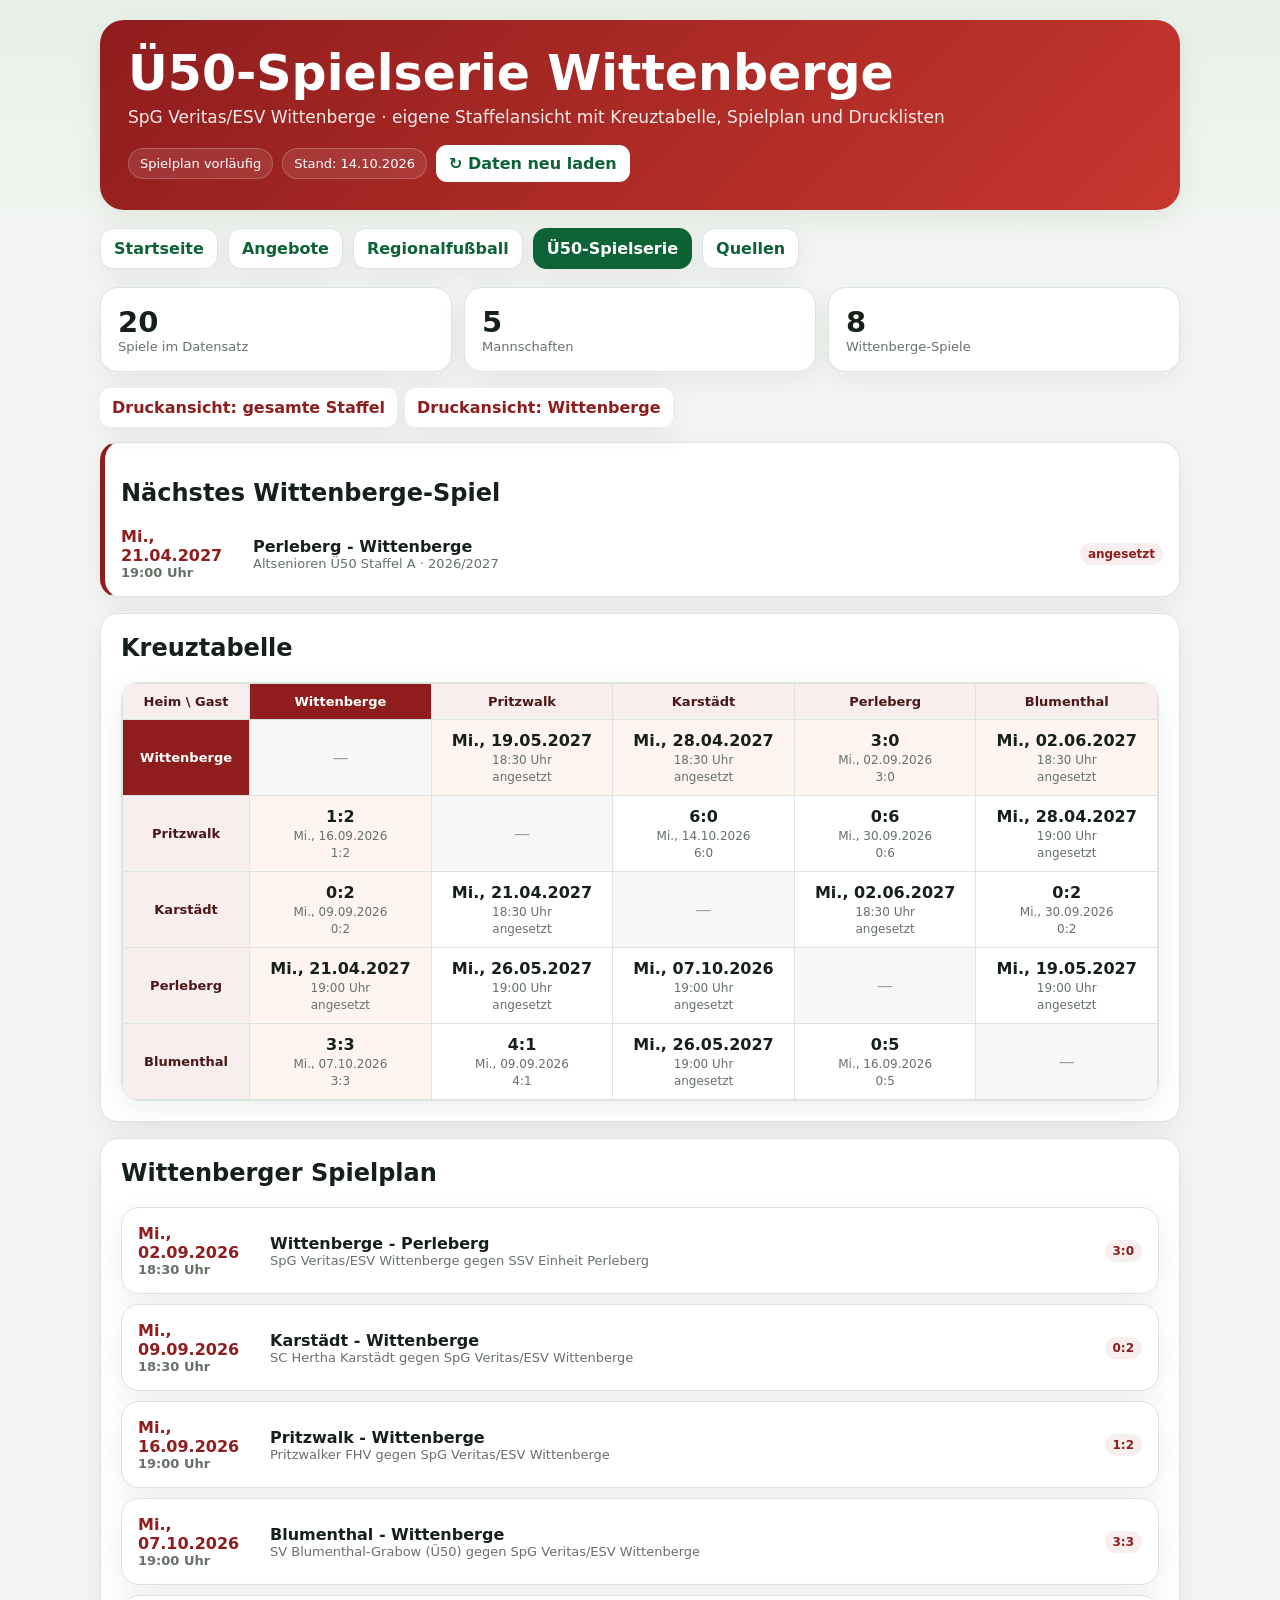
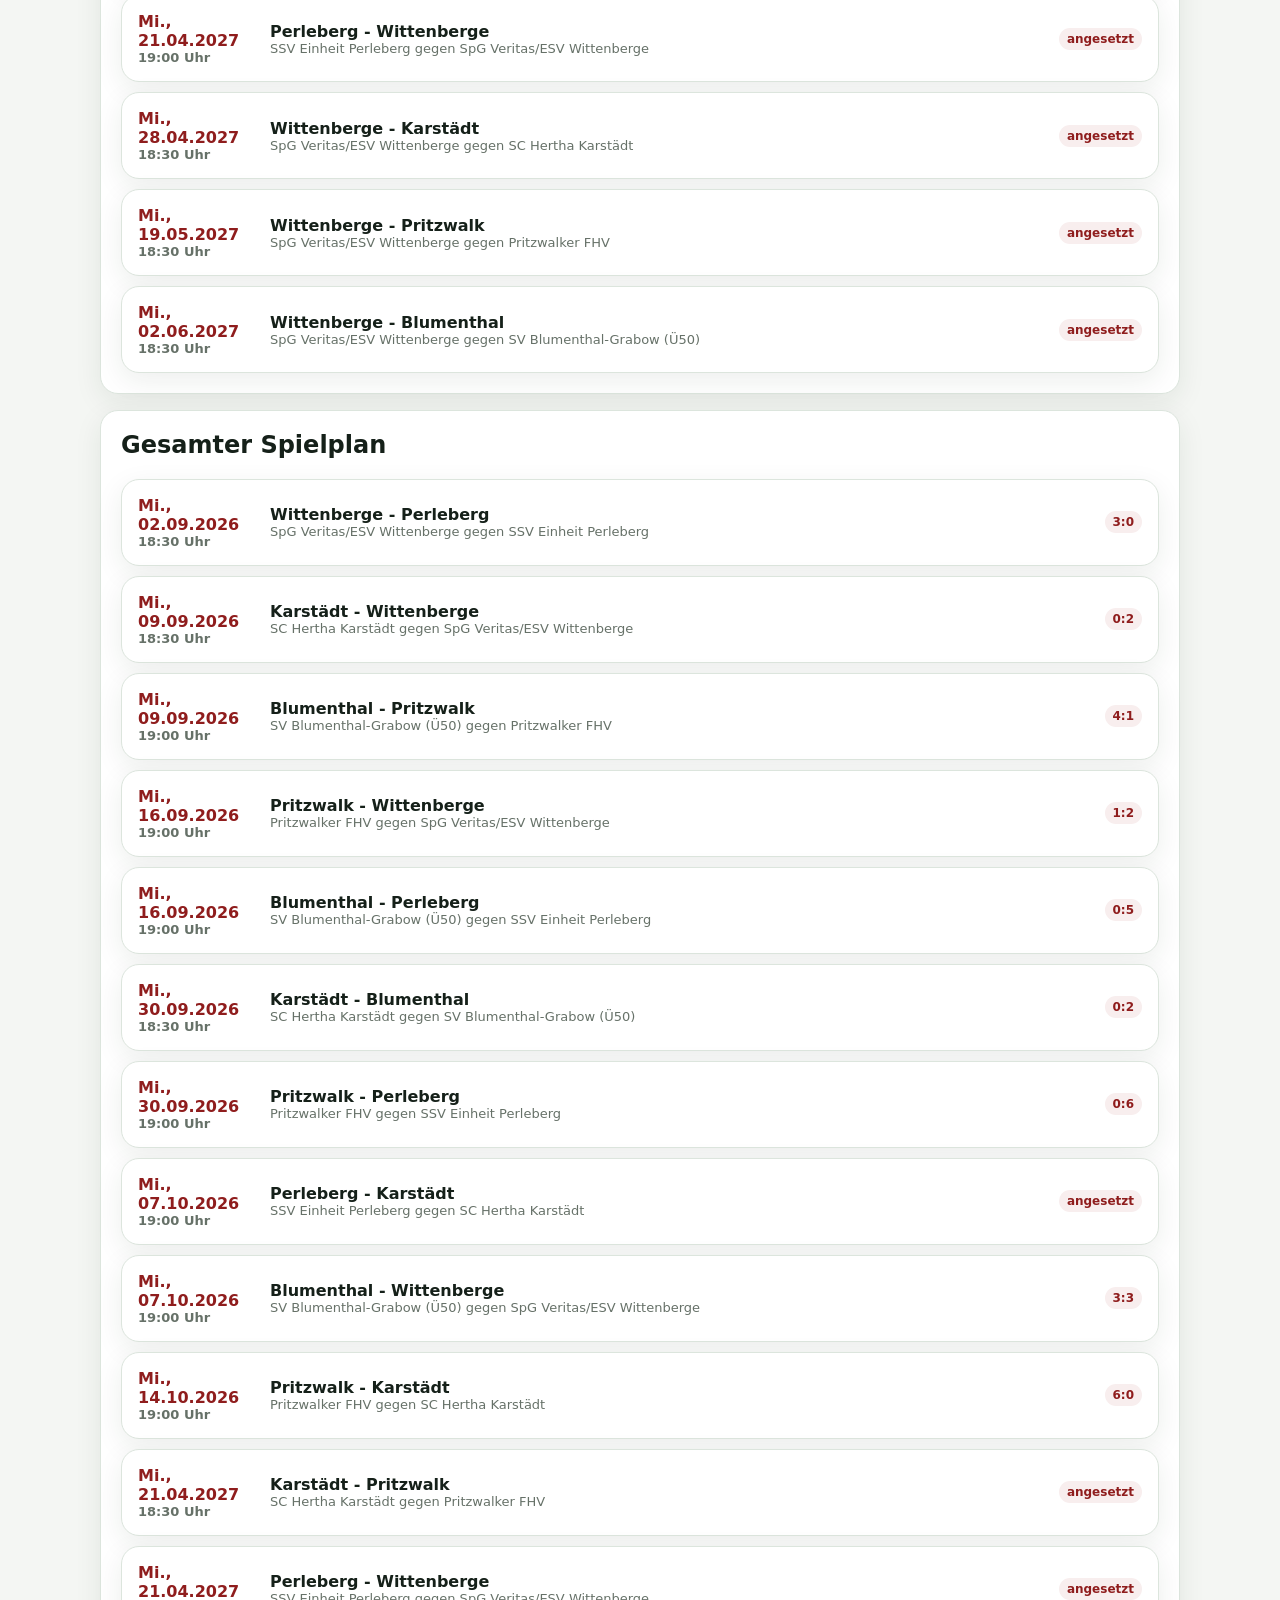
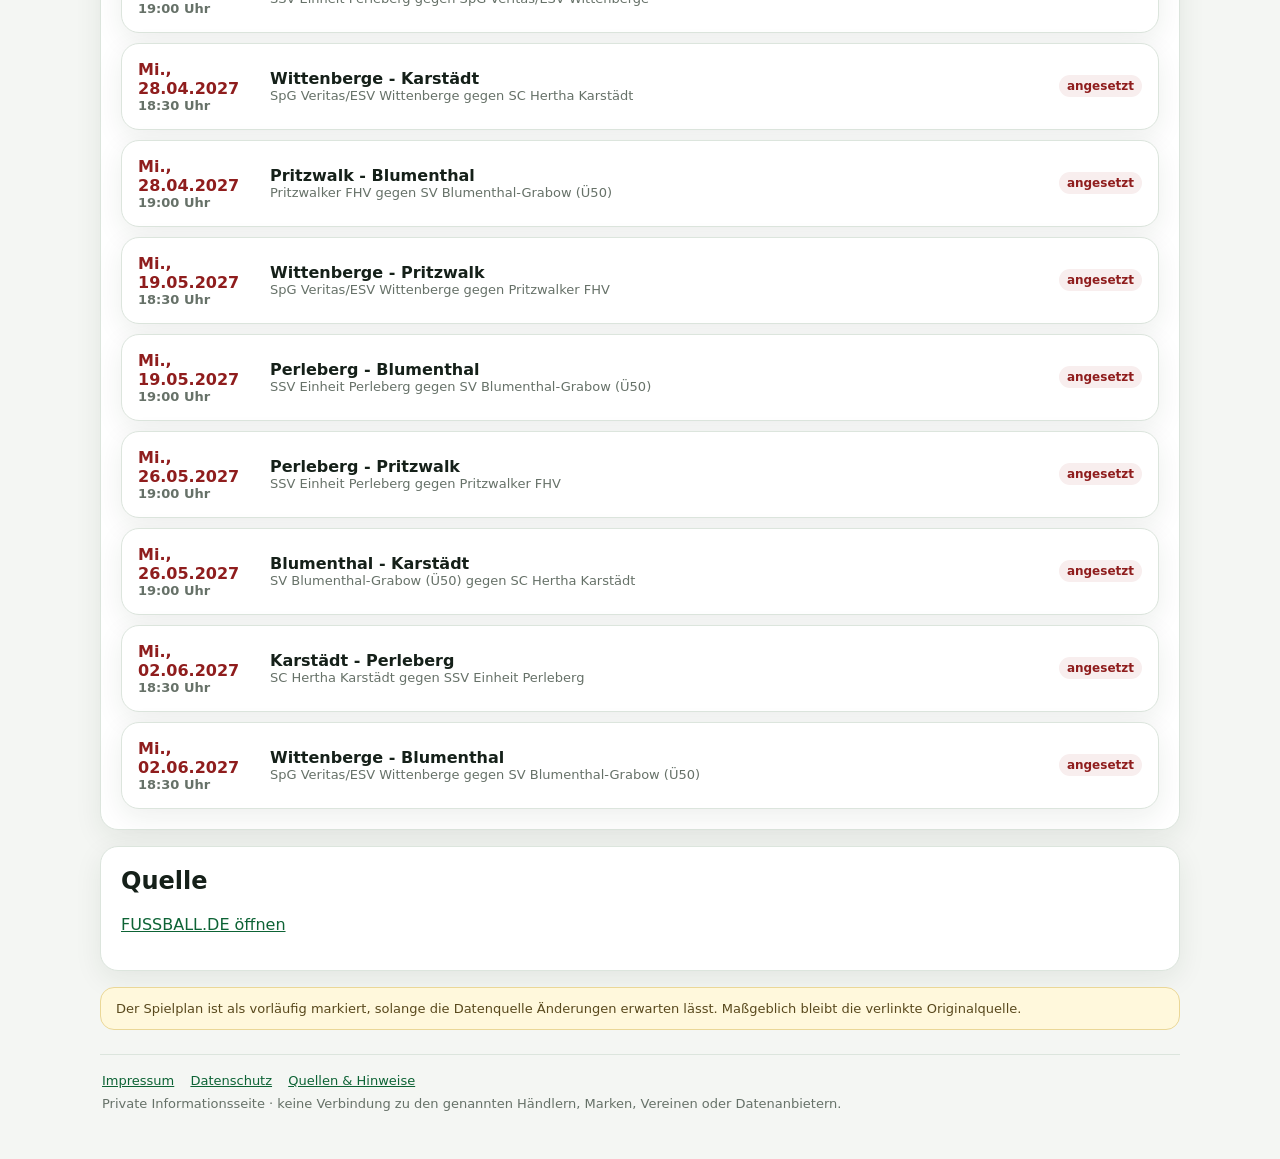
<file: ue50/index.html>
<!doctype html>
<html lang="de"><head>
<meta charset="utf-8"><meta name="viewport" content="width=device-width,initial-scale=1">
<meta name="robots" content="noindex,nofollow,noarchive">
<title>Ü50-Spielserie Wittenberge</title>
<link rel="stylesheet" href="../assets/style.css">
<style>
.ue50-hero{background:linear-gradient(135deg,#8f1d1d,#c7372f)}
.tools{display:flex;gap:8px;flex-wrap:wrap;margin:15px 0}
.tools a{font:inherit;border:0;border-radius:10px;padding:10px 12px;background:#fff;color:#8f1d1d;font-weight:800;box-shadow:var(--shadow);text-decoration:none}
.table-wrap{overflow:auto;background:#fff;border:1px solid var(--line);border-radius:18px;box-shadow:var(--shadow)}
.cross{border-collapse:collapse;width:100%;min-width:760px}
.cross th,.cross td{border:1px solid var(--line);padding:10px;text-align:center;vertical-align:middle}
.cross th{background:#f8eeee;color:#4b1717;font-size:13px}
.cross td{height:76px;background:#fff}
.cross .focus-head{background:#8f1d1d;color:#fff}
.cross .focus-cell{background:#fff4ef}
.cross .empty-cell{color:#9b9b9b;background:#f7f7f7}
.cell-date{font-weight:900}.cell-time,.cell-meta{font-size:12px;color:var(--muted);margin-top:3px}
.next{border-left:5px solid #8f1d1d}
.list{display:grid;gap:10px}
.game-row{display:grid;grid-template-columns:120px 1fr auto;gap:12px;align-items:center}
.game-row .date{font-weight:900;color:#8f1d1d}
.game-row .teams-line{font-weight:850}
.tag{display:inline-block;border-radius:999px;padding:4px 8px;background:#f8eeee;color:#8f1d1d;font-size:12px;font-weight:800}
.source-note{margin-top:8px}
@media(max-width:780px){.game-row{grid-template-columns:1fr}.tools a{width:100%;text-align:center}}
@media print{
  body{background:#fff;color:#000}
  .hero,.nav,.tools,footer,.notice.screen-only{display:none!important}
  .wrap{max-width:none;padding:0}
  .panel,.table-wrap,.card{box-shadow:none;border-color:#999}
  .print-focus-mode .print-all-only{display:none!important}
  .print-all-mode .print-focus-only{display:none!important}
  a{color:#000;text-decoration:none}
}
</style>
</head><body><div class="wrap">
<section class="hero ue50-hero"><h1>Ü50-Spielserie Wittenberge</h1><p>SpG Veritas/ESV Wittenberge · eigene Staffelansicht mit Kreuztabelle, Spielplan und Drucklisten</p>
<div class="bar"><span class="badge" id="status">Daten werden geladen …</span><span class="badge" id="updated">Stand: –</span><button class="btn" id="reload">↻ Daten neu laden</button></div>
</section>
<nav class="nav" aria-label="Hauptnavigation"><a href="../">Startseite</a><a href="../angebote/">Angebote</a><a href="../fussball/">Regionalfußball</a><a class="current" href="./">Ü50-Spielserie</a><a href="../quellen.html#ue50">Quellen</a></nav>

<section class="stats"><div class="stat"><div class="n" id="gamesN">–</div><div class="l">Spiele im Datensatz</div></div><div class="stat"><div class="n" id="teamsN">–</div><div class="l">Mannschaften</div></div><div class="stat"><div class="n" id="focusN">–</div><div class="l">Wittenberge-Spiele</div></div></section>

<div class="tools"><a href="druck.html?typ=staffel">Druckansicht: gesamte Staffel</a><a href="druck.html?typ=wittenberge">Druckansicht: Wittenberge</a></div>

<section class="card next" id="nextBox"></section>

<section class="panel">
<h2>Kreuztabelle</h2>
<div class="table-wrap"><table class="cross" id="cross"></table></div>
</section>

<section class="panel print-focus-only">
<h2>Wittenberger Spielplan</h2>
<div class="list" id="focusList"></div>
</section>

<section class="panel print-all-only">
<h2>Gesamter Spielplan</h2>
<div class="list" id="allList"></div>
</section>

<section class="panel screen-only">
<h2>Quelle</h2>
<p class="source-note"><a id="sourceLink" target="_blank" rel="noopener noreferrer" href="https://www.fussball.de/">FUSSBALL.DE öffnen</a></p>
</section>

<div class="notice screen-only">Der Spielplan ist als vorläufig markiert, solange die Datenquelle Änderungen erwarten lässt. Maßgeblich bleibt die verlinkte Originalquelle.</div>

<footer>
  <a href="../impressum.html">Impressum</a>
  <a href="../datenschutz.html">Datenschutz</a>
  <a href="../quellen.html">Quellen & Hinweise</a>
  <div class="small" style="margin-top:8px">Private Informationsseite · keine Verbindung zu den genannten Händlern, Marken, Vereinen oder Datenanbietern.</div>
</footer>
</div>
<script>
const fallbackData={"competition":"Altsenioren Ü50 Staffel A","league":"Herren Ü50 Kreisliga","season":"2026/2027","staffelId":"610639","focusTeam":"wittenberge","provisional":true,"updated":"2026-10-14","source":{"label":"FUSSBALL.DE","leagueUrl":"https://www.fussball.de/spielplan/altsenioren-ue50-staffel-a-kreis-prignitz-ruppin-herren-ue50-kreisliga-herren-ue50-saison2627-brandenburg/-/staffel/031NO685S4000007VS5489BUVT2M8LCU-G","teamUrl":"https://www.fussball.de/mannschaft/spg-veritas-esv-wittenberge-fsv-veritas-wittenberge-breese-brandenburg/-/saison/2627/team-id/02PGHIM4A4000000VS5489B1VSCT0UPQ"},"teams":[{"id":"wittenberge","name":"SpG Veritas/ESV Wittenberge","short":"Wittenberge"},{"id":"pritzwalk","name":"Pritzwalker FHV","short":"Pritzwalk"},{"id":"karstaedt","name":"SC Hertha Karstädt","short":"Karstädt"},{"id":"perleberg","name":"SSV Einheit Perleberg","short":"Perleberg"},{"id":"blumenthal","name":"SV Blumenthal-Grabow (Ü50)","short":"Blumenthal"}],"games":[{"nr":"610639001","date":"2026-10-14","time":"19:00","home":"pritzwalk","away":"karstaedt","source_url":"https://www.fussball.de/spiel/pritzwalker-fhv-sc-hertha-karstaedt/-/spiel/031NPBPPRG000000VS5489BUVT2M8LCU","external_id":"031NPBPPRG000000VS5489BUVT2M8LCU","result":"6:0","status":"finished"},{"nr":"610639002","date":"2026-09-02","time":"18:30","home":"wittenberge","away":"perleberg","result":"3:0","status":"finished","source_url":"https://www.fussball.de/spiel/spg-veritas-esv-wittenberge-ssv-einheit-perleberg/-/spiel/031NPBPPS4000000VS5489BUVT2M8LCU","external_id":"031NPBPPS4000000VS5489BUVT2M8LCU"},{"nr":"610639005","date":"2026-09-09","time":"19:00","home":"blumenthal","away":"pritzwalk","source_url":"https://www.fussball.de/spiel/sv-blumenthal-grabow-ue50-pritzwalker-fhv/-/spiel/031NPBPPQ4000000VS5489BUVT2M8LCU","external_id":"031NPBPPQ4000000VS5489BUVT2M8LCU","result":"4:1","status":"finished"},{"nr":"610639006","date":"2026-09-09","time":"18:30","home":"karstaedt","away":"wittenberge","source_url":"https://www.fussball.de/spiel/sc-hertha-karstaedt-spg-veritas-esv-wittenberge/-/spiel/031NPBPPQO000000VS5489BUVT2M8LCU","external_id":"031NPBPPQO000000VS5489BUVT2M8LCU","result":"0:2","status":"finished"},{"nr":"610639007","date":"2026-09-16","time":"19:00","home":"pritzwalk","away":"wittenberge","source_url":"https://www.fussball.de/spiel/pritzwalker-fhv-spg-veritas-esv-wittenberge/-/spiel/031NPBPPMS000000VS5489BUVT2M8LCU","external_id":"031NPBPPMS000000VS5489BUVT2M8LCU","result":"1:2","status":"finished"},{"nr":"610639008","date":"2026-09-16","time":"19:00","home":"blumenthal","away":"perleberg","source_url":"https://www.fussball.de/spiel/sv-blumenthal-grabow-ue50-ssv-einheit-perleberg/-/spiel/031NPBPPO0000000VS5489BUVT2M8LCU","external_id":"031NPBPPO0000000VS5489BUVT2M8LCU","result":"0:5","status":"finished"},{"nr":"610639010","date":"2026-09-30","time":"19:00","home":"pritzwalk","away":"perleberg","source_url":"https://www.fussball.de/spiel/pritzwalker-fhv-ssv-einheit-perleberg/-/spiel/031NPBPPKS000000VS5489BUVT2M8LCU","external_id":"031NPBPPKS000000VS5489BUVT2M8LCU","result":"0:6","status":"finished"},{"nr":"610639012","date":"2026-09-30","time":"18:30","home":"karstaedt","away":"blumenthal","source_url":"https://www.fussball.de/spiel/sc-hertha-karstaedt-sv-blumenthal-grabow-ue50/-/spiel/031NPBPPM4000000VS5489BUVT2M8LCU","external_id":"031NPBPPM4000000VS5489BUVT2M8LCU","result":"0:2","status":"finished"},{"nr":"610639013","date":"2026-10-07","time":"19:00","home":"perleberg","away":"karstaedt","source_url":"https://www.fussball.de/spiel/ssv-einheit-perleberg-sc-hertha-karstaedt/-/spiel/031NPBPPI0000000VS5489BUVT2M8LCU","external_id":"031NPBPPI0000000VS5489BUVT2M8LCU"},{"nr":"610639014","date":"2026-10-07","time":"19:00","home":"blumenthal","away":"wittenberge","source_url":"https://www.fussball.de/spiel/sv-blumenthal-grabow-ue50-spg-veritas-esv-wittenberge/-/spiel/031NPBPPJC000000VS5489BUVT2M8LCU","external_id":"031NPBPPJC000000VS5489BUVT2M8LCU","result":"3:3","status":"finished"},{"nr":"610639016","date":"2027-04-21","time":"18:30","home":"karstaedt","away":"pritzwalk","source_url":"https://www.fussball.de/spiel/sc-hertha-karstaedt-pritzwalker-fhv/-/spiel/031NPBPQ7O000000VS5489BUVT2M8LCU","external_id":"031NPBPQ7O000000VS5489BUVT2M8LCU"},{"nr":"610639017","date":"2027-04-21","time":"19:00","home":"perleberg","away":"wittenberge","source_url":"https://www.fussball.de/spiel/ssv-einheit-perleberg-spg-veritas-esv-wittenberge/-/spiel/031NPBPQ94000000VS5489BUVT2M8LCU","external_id":"031NPBPQ94000000VS5489BUVT2M8LCU"},{"nr":"610639020","date":"2027-04-28","time":"19:00","home":"pritzwalk","away":"blumenthal","source_url":"https://www.fussball.de/spiel/pritzwalker-fhv-sv-blumenthal-grabow-ue50/-/spiel/031NPBPQ5O000000VS5489BUVT2M8LCU","external_id":"031NPBPQ5O000000VS5489BUVT2M8LCU"},{"nr":"610639021","date":"2027-04-28","time":"18:30","home":"wittenberge","away":"karstaedt","source_url":"https://www.fussball.de/spiel/spg-veritas-esv-wittenberge-sc-hertha-karstaedt/-/spiel/031NPBPQ6O000000VS5489BUVT2M8LCU","external_id":"031NPBPQ6O000000VS5489BUVT2M8LCU"},{"nr":"610639022","date":"2027-05-19","time":"18:30","home":"wittenberge","away":"pritzwalk","source_url":"https://www.fussball.de/spiel/spg-veritas-esv-wittenberge-pritzwalker-fhv/-/spiel/031NPBPQ28000000VS5489BUVT2M8LCU","external_id":"031NPBPQ28000000VS5489BUVT2M8LCU"},{"nr":"610639023","date":"2027-05-19","time":"19:00","home":"perleberg","away":"blumenthal","source_url":"https://www.fussball.de/spiel/ssv-einheit-perleberg-sv-blumenthal-grabow-ue50/-/spiel/031NPBPQ38000000VS5489BUVT2M8LCU","external_id":"031NPBPQ38000000VS5489BUVT2M8LCU"},{"nr":"610639025","date":"2027-05-26","time":"19:00","home":"perleberg","away":"pritzwalk","source_url":"https://www.fussball.de/spiel/ssv-einheit-perleberg-pritzwalker-fhv/-/spiel/031NPBPQ00000000VS5489BUVT2M8LCU","external_id":"031NPBPQ00000000VS5489BUVT2M8LCU"},{"nr":"610639027","date":"2027-05-26","time":"19:00","home":"blumenthal","away":"karstaedt","source_url":"https://www.fussball.de/spiel/sv-blumenthal-grabow-ue50-sc-hertha-karstaedt/-/spiel/031NPBPQ1G000000VS5489BUVT2M8LCU","external_id":"031NPBPQ1G000000VS5489BUVT2M8LCU"},{"nr":"610639028","date":"2027-06-02","time":"18:30","home":"karstaedt","away":"perleberg","source_url":"https://www.fussball.de/spiel/sc-hertha-karstaedt-ssv-einheit-perleberg/-/spiel/031NPBPPTO000000VS5489BUVT2M8LCU","external_id":"031NPBPPTO000000VS5489BUVT2M8LCU"},{"nr":"610639029","date":"2027-06-02","time":"18:30","home":"wittenberge","away":"blumenthal","source_url":"https://www.fussball.de/spiel/spg-veritas-esv-wittenberge-sv-blumenthal-grabow-ue50/-/spiel/031NPBPPUK000000VS5489BUVT2M8LCU","external_id":"031NPBPPUK000000VS5489BUVT2M8LCU"}],"lastSourceCheck":"2026-11-28","sourceCheckStatus":"11 FUSSBALL.DE-Spielzeilen gelesen","sourceCheckErrors":["Keine passende FUSSBALL.DE-Zeile gefunden: pritzwalk - karstaedt","Keine passende FUSSBALL.DE-Zeile gefunden: wittenberge - perleberg","Keine passende FUSSBALL.DE-Zeile gefunden: blumenthal - pritzwalk","Keine passende FUSSBALL.DE-Zeile gefunden: karstaedt - wittenberge","Keine passende FUSSBALL.DE-Zeile gefunden: pritzwalk - wittenberge","Keine passende FUSSBALL.DE-Zeile gefunden: blumenthal - perleberg","Keine passende FUSSBALL.DE-Zeile gefunden: pritzwalk - perleberg","Keine passende FUSSBALL.DE-Zeile gefunden: karstaedt - blumenthal","Keine passende FUSSBALL.DE-Zeile gefunden: blumenthal - wittenberge"]};
let data=fallbackData;const $=s=>document.querySelector(s);
function E(s){return String(s??"").replace(/[&<>"']/g,m=>({"&":"&amp;","<":"&lt;",">":"&gt;",'"':"&quot;","'":"&#39;"}[m]))}
function D(s){return new Date(s+"T00:00:00")}function today(){let d=new Date;return new Date(d.getFullYear(),d.getMonth(),d.getDate())}
function fmt(s){return D(s).toLocaleDateString("de-DE",{weekday:"short",day:"2-digit",month:"2-digit",year:"numeric"})}
function team(id){return (data.teams||[]).find(t=>t.id==id)||{id,name:id,short:id}}
function sortedGames(){return [...(data.games||[])].sort((a,b)=>(a.date+a.time).localeCompare(b.date+b.time))}
function isFocus(g){return g.home==data.focusTeam||g.away==data.focusTeam}
function gameText(g){return `${team(g.home).short} - ${team(g.away).short}`}
function cellGame(home,away){return (data.games||[]).find(g=>g.home==home&&g.away==away)}
function statusText(g){return g.result||({"postponed":"verlegt","cancelled":"abgesagt","finished":"beendet"}[g.status]||"angesetzt")}
function renderMeta(loaded){$("#gamesN").textContent=(data.games||[]).length;$("#teamsN").textContent=(data.teams||[]).length;$("#focusN").textContent=(data.games||[]).filter(isFocus).length;$("#status").textContent=(data.provisional?"Spielplan vorläufig":"Spielplan bestätigt")+(loaded?"":" · Fallback");$("#updated").textContent=data.updated?"Stand: "+D(data.updated).toLocaleDateString("de-DE"):"Stand: –";$("#sourceLink").href=data.source?.leagueUrl||data.source?.teamUrl||"https://www.fussball.de/";$("#sourceLink").textContent=(data.source?.label||"Quelle")+" öffnen"}
function renderNext(){let n=sortedGames().filter(g=>D(g.date)>=today()).find(isFocus);$("#nextBox").innerHTML=n?`<h2>Nächstes Wittenberge-Spiel</h2><div class="game-row"><div class="date">${fmt(n.date)}<div class="small">${E(n.time)} Uhr</div></div><div><div class="teams-line">${E(gameText(n))}</div><div class="small">${E(data.competition)} · ${E(data.season)}</div></div><div><span class="tag">${E(statusText(n))}</span></div></div>`:`<h2>Nächstes Wittenberge-Spiel</h2><div class="empty">Kein kommendes Spiel im Datensatz.</div>`}
function renderCross(){let rows=data.teams||[],html="<thead><tr><th>Heim \\ Gast</th>"+rows.map(t=>`<th class="${t.id==data.focusTeam?"focus-head":""}">${E(t.short)}</th>`).join("")+"</tr></thead><tbody>";for(const h of rows){html+=`<tr><th class="${h.id==data.focusTeam?"focus-head":""}">${E(h.short)}</th>`;for(const a of rows){let g=cellGame(h.id,a.id),focus=h.id==data.focusTeam||a.id==data.focusTeam;if(h.id==a.id)html+='<td class="empty-cell">—</td>';else if(g)html+=`<td class="${focus?"focus-cell":""}"><div class="cell-date">${E(g.result||fmt(g.date))}</div><div class="cell-time">${E(g.result?fmt(g.date):g.time+" Uhr")}</div><div class="cell-meta">${E(statusText(g))}</div></td>`;else html+=`<td class="${focus?"focus-cell":""} empty-cell">offen</td>`}html+="</tr>"}$("#cross").innerHTML=html+"</tbody>"}
function renderList(sel,games){let box=$(sel);box.innerHTML="";for(const g of games){box.insertAdjacentHTML("beforeend",`<article class="card game-row"><div class="date">${fmt(g.date)}<div class="small">${E(g.time)} Uhr</div></div><div><div class="teams-line">${E(gameText(g))}</div><div class="small">${E(team(g.home).name)} gegen ${E(team(g.away).name)}</div></div><div><span class="tag">${E(statusText(g))}</span></div></article>`)}if(!games.length)box.innerHTML='<div class="empty">Keine Spiele im Datensatz.</div>'}
function render(loaded=true){renderMeta(loaded);renderNext();renderCross();renderList("#focusList",sortedGames().filter(isFocus));renderList("#allList",sortedGames())}
async function load(){try{let r=await fetch("ue50-spiele.json?"+Date.now(),{cache:"no-store"});data=await r.json();render(true)}catch(e){data=fallbackData;render(false)}}
$("#reload").onclick=load;load();
</script></body></html>
</file>
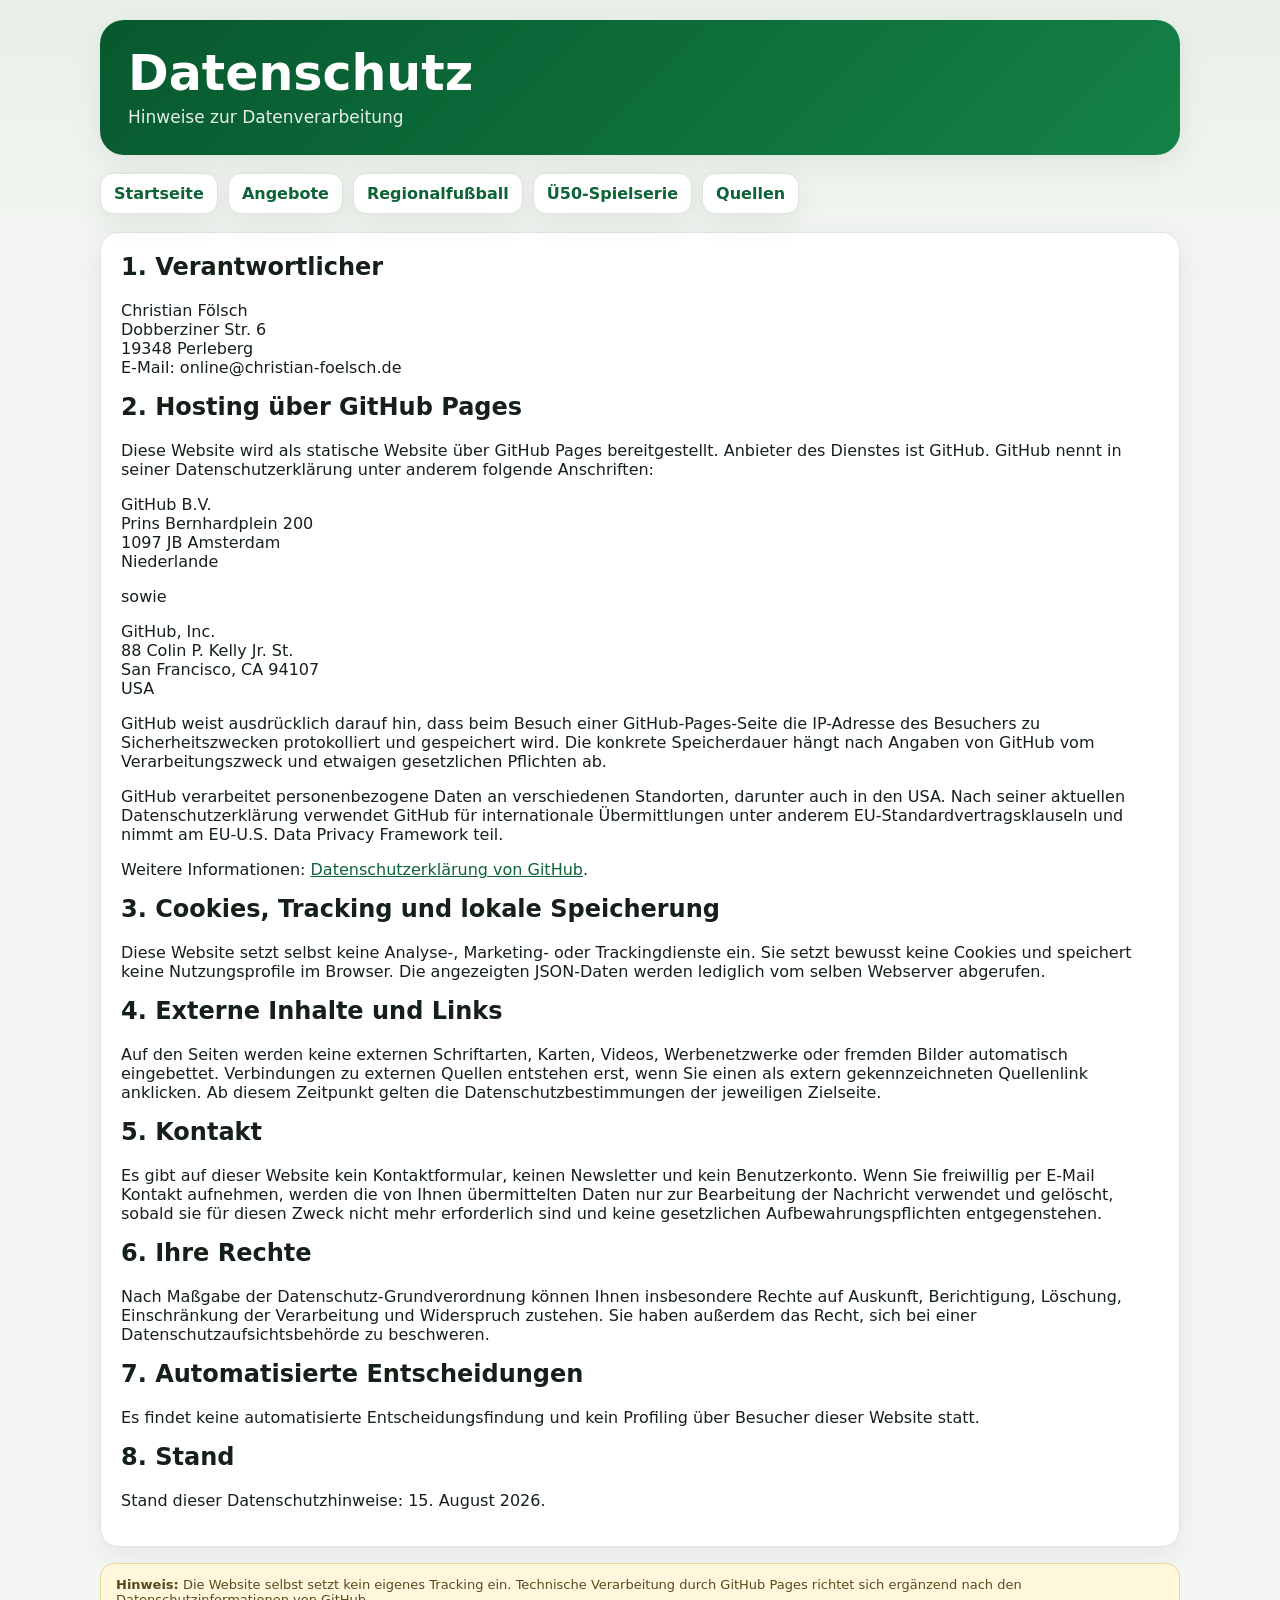
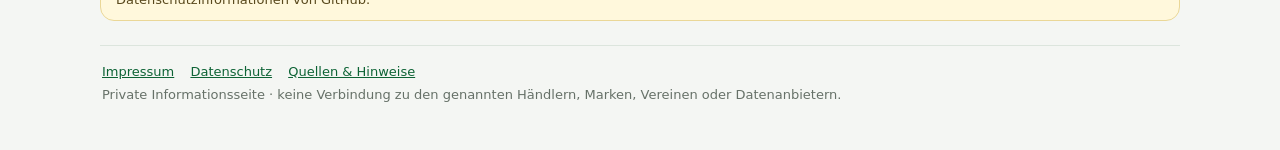
<file: datenschutz.html>
<!doctype html><html lang="de"><head>
<meta charset="utf-8"><meta name="viewport" content="width=device-width,initial-scale=1">
<meta name="robots" content="noindex,nofollow,noarchive">
<title>Datenschutz</title><link rel="stylesheet" href="assets/style.css"></head>
<body><div class="wrap"><section class="hero"><h1>Datenschutz</h1><p>Hinweise zur Datenverarbeitung</p></section>
<nav class="nav" aria-label="Hauptnavigation"><a href="./">Startseite</a><a href="angebote/">Angebote</a><a href="fussball/">Regionalfußball</a><a href="ue50/">Ü50-Spielserie</a><a href="quellen.html">Quellen</a></nav>
<article class="panel">
<h2>1. Verantwortlicher</h2>
<p><span>Christian Fölsch</span><br>
<span>Dobberziner Str. 6</span><br>
<span>19348 Perleberg</span><br>
E-Mail: <span>online@christian-foelsch.de</span></p>

<h2>2. Hosting über GitHub Pages</h2>
<p>Diese Website wird als statische Website über GitHub Pages bereitgestellt. Anbieter des Dienstes ist GitHub. GitHub nennt in seiner Datenschutzerklärung unter anderem folgende Anschriften:</p>
<p>GitHub B.V.<br>
Prins Bernhardplein 200<br>
1097 JB Amsterdam<br>
Niederlande</p>
<p>sowie</p>
<p>GitHub, Inc.<br>
88 Colin P. Kelly Jr. St.<br>
San Francisco, CA 94107<br>
USA</p>
<p>GitHub weist ausdrücklich darauf hin, dass beim Besuch einer GitHub-Pages-Seite die IP-Adresse des Besuchers zu Sicherheitszwecken protokolliert und gespeichert wird. Die konkrete Speicherdauer hängt nach Angaben von GitHub vom Verarbeitungszweck und etwaigen gesetzlichen Pflichten ab.</p>
<p>GitHub verarbeitet personenbezogene Daten an verschiedenen Standorten, darunter auch in den USA. Nach seiner aktuellen Datenschutzerklärung verwendet GitHub für internationale Übermittlungen unter anderem EU-Standardvertragsklauseln und nimmt am EU-U.S. Data Privacy Framework teil.</p>
<p>Weitere Informationen: <a href="https://docs.github.com/en/site-policy/privacy-policies/github-general-privacy-statement" target="_blank" rel="noopener noreferrer">Datenschutzerklärung von GitHub</a>.</p>

<h2>3. Cookies, Tracking und lokale Speicherung</h2>
<p>Diese Website setzt selbst keine Analyse-, Marketing- oder Trackingdienste ein. Sie setzt bewusst keine Cookies und speichert keine Nutzungsprofile im Browser. Die angezeigten JSON-Daten werden lediglich vom selben Webserver abgerufen.</p>

<h2>4. Externe Inhalte und Links</h2>
<p>Auf den Seiten werden keine externen Schriftarten, Karten, Videos, Werbenetzwerke oder fremden Bilder automatisch eingebettet. Verbindungen zu externen Quellen entstehen erst, wenn Sie einen als extern gekennzeichneten Quellenlink anklicken. Ab diesem Zeitpunkt gelten die Datenschutzbestimmungen der jeweiligen Zielseite.</p>

<h2>5. Kontakt</h2>
<p>Es gibt auf dieser Website kein Kontaktformular, keinen Newsletter und kein Benutzerkonto. Wenn Sie freiwillig per E-Mail Kontakt aufnehmen, werden die von Ihnen übermittelten Daten nur zur Bearbeitung der Nachricht verwendet und gelöscht, sobald sie für diesen Zweck nicht mehr erforderlich sind und keine gesetzlichen Aufbewahrungspflichten entgegenstehen.</p>

<h2>6. Ihre Rechte</h2>
<p>Nach Maßgabe der Datenschutz-Grundverordnung können Ihnen insbesondere Rechte auf Auskunft, Berichtigung, Löschung, Einschränkung der Verarbeitung und Widerspruch zustehen. Sie haben außerdem das Recht, sich bei einer Datenschutzaufsichtsbehörde zu beschweren.</p>

<h2>7. Automatisierte Entscheidungen</h2>
<p>Es findet keine automatisierte Entscheidungsfindung und kein Profiling über Besucher dieser Website statt.</p>

<h2>8. Stand</h2>
<p>Stand dieser Datenschutzhinweise: 15. August 2026.</p>
</article>
<div class="notice"><b>Hinweis:</b> Die Website selbst setzt kein eigenes Tracking ein. Technische Verarbeitung durch GitHub Pages richtet sich ergänzend nach den Datenschutzinformationen von GitHub.</div>

<footer>
  <a href="impressum.html">Impressum</a>
  <a href="datenschutz.html">Datenschutz</a>
  <a href="quellen.html">Quellen & Hinweise</a>
  <div class="small" style="margin-top:8px">Private Informationsseite · keine Verbindung zu den genannten Händlern, Marken, Vereinen oder Datenanbietern.</div>
</footer>

</div></body></html>
</file>
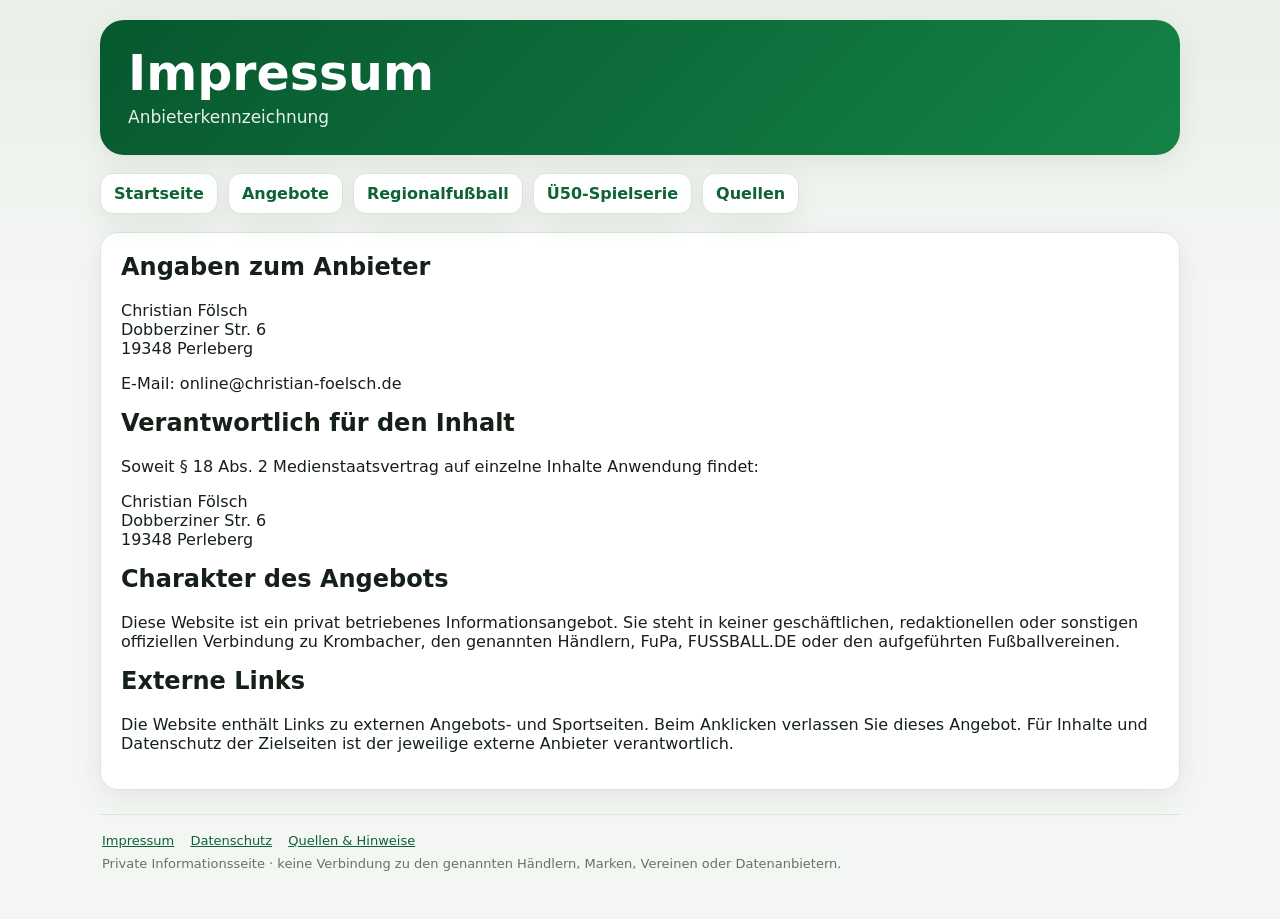
<file: impressum.html>
<!doctype html><html lang="de"><head>
<meta charset="utf-8"><meta name="viewport" content="width=device-width,initial-scale=1">
<meta name="robots" content="noindex,nofollow,noarchive">
<title>Impressum</title><link rel="stylesheet" href="assets/style.css"></head>
<body><div class="wrap"><section class="hero"><h1>Impressum</h1><p>Anbieterkennzeichnung</p></section>
<nav class="nav" aria-label="Hauptnavigation"><a href="./">Startseite</a><a href="angebote/">Angebote</a><a href="fussball/">Regionalfußball</a><a href="ue50/">Ü50-Spielserie</a><a href="quellen.html">Quellen</a></nav>
<article class="panel">
<h2>Angaben zum Anbieter</h2>
<p><span>Christian Fölsch</span><br>
<span>Dobberziner Str. 6</span><br>
<span>19348 Perleberg</span></p>
<p>E-Mail: <span>online@christian-foelsch.de</span></p>

<h2>Verantwortlich für den Inhalt</h2>
<p>Soweit § 18 Abs. 2 Medienstaatsvertrag auf einzelne Inhalte Anwendung findet:</p>
<p><span>Christian Fölsch</span><br>
<span>Dobberziner Str. 6</span><br>
<span>19348 Perleberg</span></p>

<h2>Charakter des Angebots</h2>
<p>Diese Website ist ein privat betriebenes Informationsangebot. Sie steht in keiner geschäftlichen, redaktionellen oder sonstigen offiziellen Verbindung zu Krombacher, den genannten Händlern, FuPa, FUSSBALL.DE oder den aufgeführten Fußballvereinen.</p>

<h2>Externe Links</h2>
<p>Die Website enthält Links zu externen Angebots- und Sportseiten. Beim Anklicken verlassen Sie dieses Angebot. Für Inhalte und Datenschutz der Zielseiten ist der jeweilige externe Anbieter verantwortlich.</p>
</article>
<footer>
  <a href="impressum.html">Impressum</a>
  <a href="datenschutz.html">Datenschutz</a>
  <a href="quellen.html">Quellen & Hinweise</a>
  <div class="small" style="margin-top:8px">Private Informationsseite · keine Verbindung zu den genannten Händlern, Marken, Vereinen oder Datenanbietern.</div>
</footer>

</div></body></html>
</file>
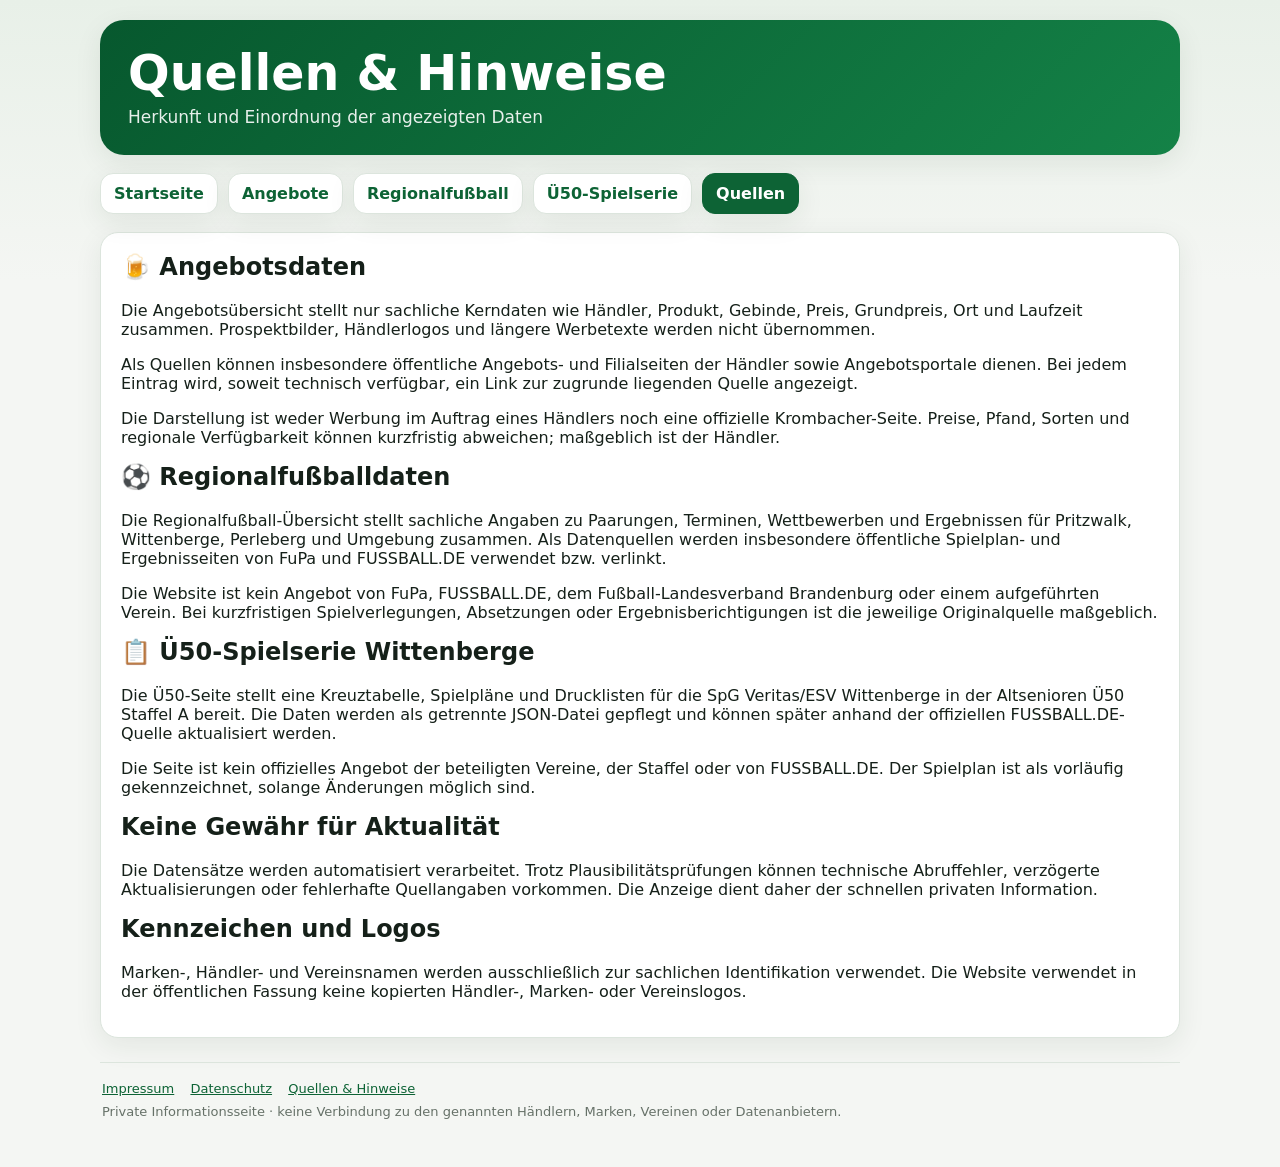
<file: quellen.html>
<!doctype html><html lang="de"><head>
<meta charset="utf-8"><meta name="viewport" content="width=device-width,initial-scale=1">
<meta name="robots" content="noindex,nofollow,noarchive">
<title>Quellen & Hinweise</title><link rel="stylesheet" href="assets/style.css"></head>
<body><div class="wrap"><section class="hero"><h1>Quellen & Hinweise</h1><p>Herkunft und Einordnung der angezeigten Daten</p></section>
<nav class="nav" aria-label="Hauptnavigation"><a href="./">Startseite</a><a href="angebote/">Angebote</a><a href="fussball/">Regionalfußball</a><a href="ue50/">Ü50-Spielserie</a><a class="current" href="quellen.html">Quellen</a></nav>
<article class="panel" id="angebote">
<h2>🍺 Angebotsdaten</h2>
<p>Die Angebotsübersicht stellt nur sachliche Kerndaten wie Händler, Produkt, Gebinde, Preis, Grundpreis, Ort und Laufzeit zusammen. Prospektbilder, Händlerlogos und längere Werbetexte werden nicht übernommen.</p>
<p>Als Quellen können insbesondere öffentliche Angebots- und Filialseiten der Händler sowie Angebotsportale dienen. Bei jedem Eintrag wird, soweit technisch verfügbar, ein Link zur zugrunde liegenden Quelle angezeigt.</p>
<p>Die Darstellung ist weder Werbung im Auftrag eines Händlers noch eine offizielle Krombacher-Seite. Preise, Pfand, Sorten und regionale Verfügbarkeit können kurzfristig abweichen; maßgeblich ist der Händler.</p>

<h2 id="fussball">⚽ Regionalfußballdaten</h2>
<p>Die Regionalfußball-Übersicht stellt sachliche Angaben zu Paarungen, Terminen, Wettbewerben und Ergebnissen für Pritzwalk, Wittenberge, Perleberg und Umgebung zusammen. Als Datenquellen werden insbesondere öffentliche Spielplan- und Ergebnisseiten von FuPa und FUSSBALL.DE verwendet bzw. verlinkt.</p>
<p>Die Website ist kein Angebot von FuPa, FUSSBALL.DE, dem Fußball-Landesverband Brandenburg oder einem aufgeführten Verein. Bei kurzfristigen Spielverlegungen, Absetzungen oder Ergebnisberichtigungen ist die jeweilige Originalquelle maßgeblich.</p>

<h2 id="ue50">📋 Ü50-Spielserie Wittenberge</h2>
<p>Die Ü50-Seite stellt eine Kreuztabelle, Spielpläne und Drucklisten für die SpG Veritas/ESV Wittenberge in der Altsenioren Ü50 Staffel A bereit. Die Daten werden als getrennte JSON-Datei gepflegt und können später anhand der offiziellen FUSSBALL.DE-Quelle aktualisiert werden.</p>
<p>Die Seite ist kein offizielles Angebot der beteiligten Vereine, der Staffel oder von FUSSBALL.DE. Der Spielplan ist als vorläufig gekennzeichnet, solange Änderungen möglich sind.</p>

<h2>Keine Gewähr für Aktualität</h2>
<p>Die Datensätze werden automatisiert verarbeitet. Trotz Plausibilitätsprüfungen können technische Abruffehler, verzögerte Aktualisierungen oder fehlerhafte Quellangaben vorkommen. Die Anzeige dient daher der schnellen privaten Information.</p>

<h2>Kennzeichen und Logos</h2>
<p>Marken-, Händler- und Vereinsnamen werden ausschließlich zur sachlichen Identifikation verwendet. Die Website verwendet in der öffentlichen Fassung keine kopierten Händler-, Marken- oder Vereinslogos.</p>
</article>

<footer>
  <a href="impressum.html">Impressum</a>
  <a href="datenschutz.html">Datenschutz</a>
  <a href="quellen.html">Quellen & Hinweise</a>
  <div class="small" style="margin-top:8px">Private Informationsseite · keine Verbindung zu den genannten Händlern, Marken, Vereinen oder Datenanbietern.</div>
</footer>

</div></body></html>
</file>
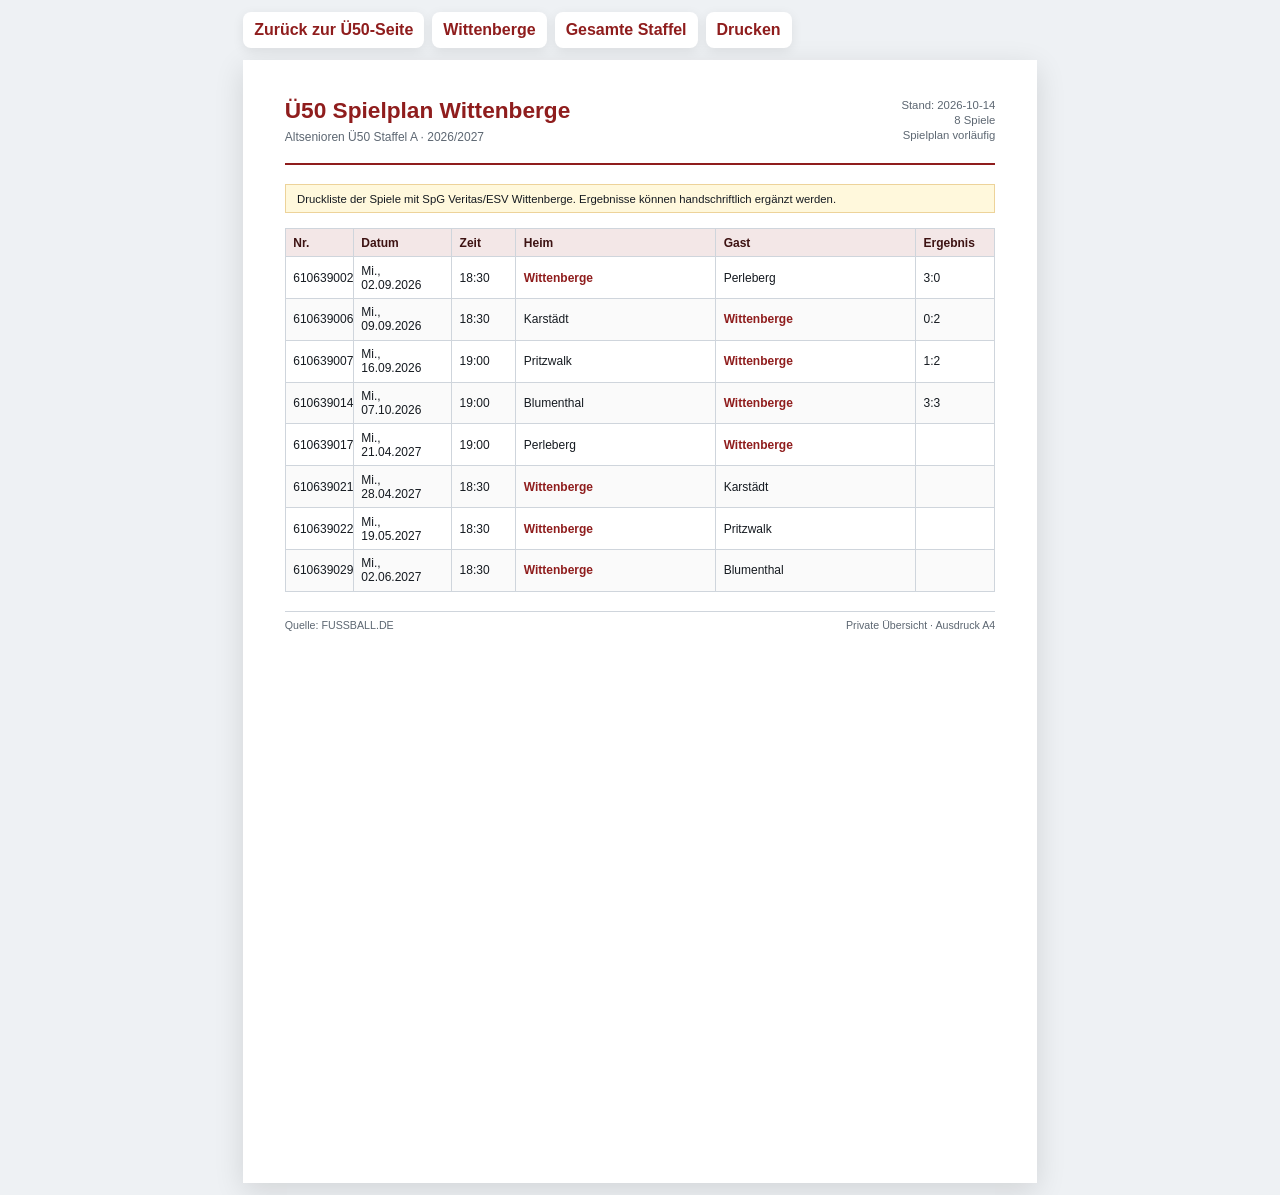
<file: ue50/druck.html>
<!doctype html>
<html lang="de"><head>
<meta charset="utf-8"><meta name="viewport" content="width=device-width,initial-scale=1">
<meta name="robots" content="noindex,nofollow,noarchive">
<title>Ü50 Druckliste</title>
<style>
:root{--red:#8f1d1d;--line:#cfd5dc;--muted:#5d6772}
*{box-sizing:border-box}
body{margin:0;background:#eef1f4;color:#151a20;font-family:Arial,Helvetica,sans-serif}
.sheet{width:210mm;min-height:297mm;margin:12px auto;background:#fff;padding:10mm 11mm;box-shadow:0 8px 28px rgba(0,0,0,.12)}
.screenbar{width:210mm;margin:12px auto;display:flex;gap:8px;flex-wrap:wrap}
.screenbar a,.screenbar button{border:0;border-radius:8px;padding:9px 11px;font:inherit;font-weight:700;background:#fff;color:var(--red);text-decoration:none;box-shadow:0 3px 12px rgba(0,0,0,.08);cursor:pointer}
header{display:grid;grid-template-columns:1fr auto;gap:8px;align-items:start;border-bottom:2px solid var(--red);padding-bottom:5mm;margin-bottom:5mm}
h1{font-size:17pt;line-height:1.1;margin:0;color:var(--red)}
.sub{font-size:9pt;color:var(--muted);margin-top:2mm}
.meta{font-size:8.5pt;text-align:right;color:var(--muted);line-height:1.35}
.notice{font-size:8.5pt;border:1px solid #edd39a;background:#fff8dc;padding:2mm 3mm;margin-bottom:4mm}
table{width:100%;border-collapse:collapse;table-layout:fixed;font-size:9pt}
th,td{border:1px solid var(--line);padding:1.7mm 2mm;vertical-align:middle}
th{background:#f3e7e7;color:#3d1212;text-align:left}
tbody tr:nth-child(even){background:#fafafa}
.nr{width:18mm}.date{width:26mm}.time{width:17mm}.home,.away{width:auto}.mark{width:21mm}
.focus{font-weight:700;color:var(--red)}
.small{font-size:8pt;color:var(--muted)}
footer{margin-top:5mm;border-top:1px solid var(--line);padding-top:2mm;font-size:8pt;color:var(--muted);display:flex;justify-content:space-between;gap:8mm}
@page{size:A4 portrait;margin:0}
@media print{
  body{background:#fff}
  .screenbar{display:none}
  .sheet{width:auto;min-height:auto;margin:0;padding:9mm 10mm;box-shadow:none}
  h1{font-size:16pt}.sub,.meta,.notice,footer{font-size:8pt}
  table{font-size:8.5pt}
  th,td{padding:1.35mm 1.7mm}
}
@media(max-width:800px){.screenbar,.sheet{width:auto;margin:8px}.sheet{min-height:0;padding:14px;overflow:auto}table{min-width:760px}}
</style>
</head><body>
<nav class="screenbar"><a href="./">Zurück zur Ü50-Seite</a><a href="druck.html?typ=wittenberge">Wittenberge</a><a href="druck.html?typ=staffel">Gesamte Staffel</a><button onclick="window.print()">Drucken</button></nav>
<main class="sheet">
<header><div><h1 id="title">Ü50 Druckliste</h1><div class="sub" id="subtitle"></div></div><div class="meta" id="meta"></div></header>
<div class="notice" id="notice"></div>
<table aria-label="Druckliste"><thead><tr><th class="nr">Nr.</th><th class="date">Datum</th><th class="time">Zeit</th><th class="home">Heim</th><th class="away">Gast</th><th class="mark">Ergebnis</th></tr></thead><tbody id="rows"></tbody></table>
<footer><span id="source"></span><span>Private Übersicht · Ausdruck A4</span></footer>
</main>
<script>
const fallbackData={"competition":"Altsenioren Ü50 Staffel A","league":"Herren Ü50 Kreisliga","season":"2026/2027","staffelId":"610639","focusTeam":"wittenberge","provisional":true,"updated":"2026-10-14","source":{"label":"FUSSBALL.DE","leagueUrl":"https://www.fussball.de/spielplan/altsenioren-ue50-staffel-a-kreis-prignitz-ruppin-herren-ue50-kreisliga-herren-ue50-saison2627-brandenburg/-/staffel/031NO685S4000007VS5489BUVT2M8LCU-G","teamUrl":"https://www.fussball.de/mannschaft/spg-veritas-esv-wittenberge-fsv-veritas-wittenberge-breese-brandenburg/-/saison/2627/team-id/02PGHIM4A4000000VS5489B1VSCT0UPQ"},"teams":[{"id":"wittenberge","name":"SpG Veritas/ESV Wittenberge","short":"Wittenberge"},{"id":"pritzwalk","name":"Pritzwalker FHV","short":"Pritzwalk"},{"id":"karstaedt","name":"SC Hertha Karstädt","short":"Karstädt"},{"id":"perleberg","name":"SSV Einheit Perleberg","short":"Perleberg"},{"id":"blumenthal","name":"SV Blumenthal-Grabow (Ü50)","short":"Blumenthal"}],"games":[{"nr":"610639001","date":"2026-10-14","time":"19:00","home":"pritzwalk","away":"karstaedt","source_url":"https://www.fussball.de/spiel/pritzwalker-fhv-sc-hertha-karstaedt/-/spiel/031NPBPPRG000000VS5489BUVT2M8LCU","external_id":"031NPBPPRG000000VS5489BUVT2M8LCU","result":"6:0","status":"finished"},{"nr":"610639002","date":"2026-09-02","time":"18:30","home":"wittenberge","away":"perleberg","result":"3:0","status":"finished","source_url":"https://www.fussball.de/spiel/spg-veritas-esv-wittenberge-ssv-einheit-perleberg/-/spiel/031NPBPPS4000000VS5489BUVT2M8LCU","external_id":"031NPBPPS4000000VS5489BUVT2M8LCU"},{"nr":"610639005","date":"2026-09-09","time":"19:00","home":"blumenthal","away":"pritzwalk","source_url":"https://www.fussball.de/spiel/sv-blumenthal-grabow-ue50-pritzwalker-fhv/-/spiel/031NPBPPQ4000000VS5489BUVT2M8LCU","external_id":"031NPBPPQ4000000VS5489BUVT2M8LCU","result":"4:1","status":"finished"},{"nr":"610639006","date":"2026-09-09","time":"18:30","home":"karstaedt","away":"wittenberge","source_url":"https://www.fussball.de/spiel/sc-hertha-karstaedt-spg-veritas-esv-wittenberge/-/spiel/031NPBPPQO000000VS5489BUVT2M8LCU","external_id":"031NPBPPQO000000VS5489BUVT2M8LCU","result":"0:2","status":"finished"},{"nr":"610639007","date":"2026-09-16","time":"19:00","home":"pritzwalk","away":"wittenberge","source_url":"https://www.fussball.de/spiel/pritzwalker-fhv-spg-veritas-esv-wittenberge/-/spiel/031NPBPPMS000000VS5489BUVT2M8LCU","external_id":"031NPBPPMS000000VS5489BUVT2M8LCU","result":"1:2","status":"finished"},{"nr":"610639008","date":"2026-09-16","time":"19:00","home":"blumenthal","away":"perleberg","source_url":"https://www.fussball.de/spiel/sv-blumenthal-grabow-ue50-ssv-einheit-perleberg/-/spiel/031NPBPPO0000000VS5489BUVT2M8LCU","external_id":"031NPBPPO0000000VS5489BUVT2M8LCU","result":"0:5","status":"finished"},{"nr":"610639010","date":"2026-09-30","time":"19:00","home":"pritzwalk","away":"perleberg","source_url":"https://www.fussball.de/spiel/pritzwalker-fhv-ssv-einheit-perleberg/-/spiel/031NPBPPKS000000VS5489BUVT2M8LCU","external_id":"031NPBPPKS000000VS5489BUVT2M8LCU","result":"0:6","status":"finished"},{"nr":"610639012","date":"2026-09-30","time":"18:30","home":"karstaedt","away":"blumenthal","source_url":"https://www.fussball.de/spiel/sc-hertha-karstaedt-sv-blumenthal-grabow-ue50/-/spiel/031NPBPPM4000000VS5489BUVT2M8LCU","external_id":"031NPBPPM4000000VS5489BUVT2M8LCU","result":"0:2","status":"finished"},{"nr":"610639013","date":"2026-10-07","time":"19:00","home":"perleberg","away":"karstaedt","source_url":"https://www.fussball.de/spiel/ssv-einheit-perleberg-sc-hertha-karstaedt/-/spiel/031NPBPPI0000000VS5489BUVT2M8LCU","external_id":"031NPBPPI0000000VS5489BUVT2M8LCU"},{"nr":"610639014","date":"2026-10-07","time":"19:00","home":"blumenthal","away":"wittenberge","source_url":"https://www.fussball.de/spiel/sv-blumenthal-grabow-ue50-spg-veritas-esv-wittenberge/-/spiel/031NPBPPJC000000VS5489BUVT2M8LCU","external_id":"031NPBPPJC000000VS5489BUVT2M8LCU","result":"3:3","status":"finished"},{"nr":"610639016","date":"2027-04-21","time":"18:30","home":"karstaedt","away":"pritzwalk","source_url":"https://www.fussball.de/spiel/sc-hertha-karstaedt-pritzwalker-fhv/-/spiel/031NPBPQ7O000000VS5489BUVT2M8LCU","external_id":"031NPBPQ7O000000VS5489BUVT2M8LCU"},{"nr":"610639017","date":"2027-04-21","time":"19:00","home":"perleberg","away":"wittenberge","source_url":"https://www.fussball.de/spiel/ssv-einheit-perleberg-spg-veritas-esv-wittenberge/-/spiel/031NPBPQ94000000VS5489BUVT2M8LCU","external_id":"031NPBPQ94000000VS5489BUVT2M8LCU"},{"nr":"610639020","date":"2027-04-28","time":"19:00","home":"pritzwalk","away":"blumenthal","source_url":"https://www.fussball.de/spiel/pritzwalker-fhv-sv-blumenthal-grabow-ue50/-/spiel/031NPBPQ5O000000VS5489BUVT2M8LCU","external_id":"031NPBPQ5O000000VS5489BUVT2M8LCU"},{"nr":"610639021","date":"2027-04-28","time":"18:30","home":"wittenberge","away":"karstaedt","source_url":"https://www.fussball.de/spiel/spg-veritas-esv-wittenberge-sc-hertha-karstaedt/-/spiel/031NPBPQ6O000000VS5489BUVT2M8LCU","external_id":"031NPBPQ6O000000VS5489BUVT2M8LCU"},{"nr":"610639022","date":"2027-05-19","time":"18:30","home":"wittenberge","away":"pritzwalk","source_url":"https://www.fussball.de/spiel/spg-veritas-esv-wittenberge-pritzwalker-fhv/-/spiel/031NPBPQ28000000VS5489BUVT2M8LCU","external_id":"031NPBPQ28000000VS5489BUVT2M8LCU"},{"nr":"610639023","date":"2027-05-19","time":"19:00","home":"perleberg","away":"blumenthal","source_url":"https://www.fussball.de/spiel/ssv-einheit-perleberg-sv-blumenthal-grabow-ue50/-/spiel/031NPBPQ38000000VS5489BUVT2M8LCU","external_id":"031NPBPQ38000000VS5489BUVT2M8LCU"},{"nr":"610639025","date":"2027-05-26","time":"19:00","home":"perleberg","away":"pritzwalk","source_url":"https://www.fussball.de/spiel/ssv-einheit-perleberg-pritzwalker-fhv/-/spiel/031NPBPQ00000000VS5489BUVT2M8LCU","external_id":"031NPBPQ00000000VS5489BUVT2M8LCU"},{"nr":"610639027","date":"2027-05-26","time":"19:00","home":"blumenthal","away":"karstaedt","source_url":"https://www.fussball.de/spiel/sv-blumenthal-grabow-ue50-sc-hertha-karstaedt/-/spiel/031NPBPQ1G000000VS5489BUVT2M8LCU","external_id":"031NPBPQ1G000000VS5489BUVT2M8LCU"},{"nr":"610639028","date":"2027-06-02","time":"18:30","home":"karstaedt","away":"perleberg","source_url":"https://www.fussball.de/spiel/sc-hertha-karstaedt-ssv-einheit-perleberg/-/spiel/031NPBPPTO000000VS5489BUVT2M8LCU","external_id":"031NPBPPTO000000VS5489BUVT2M8LCU"},{"nr":"610639029","date":"2027-06-02","time":"18:30","home":"wittenberge","away":"blumenthal","source_url":"https://www.fussball.de/spiel/spg-veritas-esv-wittenberge-sv-blumenthal-grabow-ue50/-/spiel/031NPBPPUK000000VS5489BUVT2M8LCU","external_id":"031NPBPPUK000000VS5489BUVT2M8LCU"}],"lastSourceCheck":"2026-11-28","sourceCheckStatus":"11 FUSSBALL.DE-Spielzeilen gelesen","sourceCheckErrors":["Keine passende FUSSBALL.DE-Zeile gefunden: pritzwalk - karstaedt","Keine passende FUSSBALL.DE-Zeile gefunden: wittenberge - perleberg","Keine passende FUSSBALL.DE-Zeile gefunden: blumenthal - pritzwalk","Keine passende FUSSBALL.DE-Zeile gefunden: karstaedt - wittenberge","Keine passende FUSSBALL.DE-Zeile gefunden: pritzwalk - wittenberge","Keine passende FUSSBALL.DE-Zeile gefunden: blumenthal - perleberg","Keine passende FUSSBALL.DE-Zeile gefunden: pritzwalk - perleberg","Keine passende FUSSBALL.DE-Zeile gefunden: karstaedt - blumenthal","Keine passende FUSSBALL.DE-Zeile gefunden: blumenthal - wittenberge"]};
let data=fallbackData;const type=new URLSearchParams(location.search).get("typ")==="staffel"?"staffel":"wittenberge";
function E(s){return String(s??"").replace(/[&<>"']/g,m=>({"&":"&amp;","<":"&lt;",">":"&gt;",'"':"&quot;","'":"&#39;"}[m]))}
function team(id){return (data.teams||[]).find(t=>t.id===id)||{id,name:id,short:id}}
function dt(g){return (g.date||"")+(g.time||"")}
function fmtDate(s){return new Date(s+"T00:00:00").toLocaleDateString("de-DE",{weekday:"short",day:"2-digit",month:"2-digit",year:"numeric"})}
function isFocus(g){return g.home===data.focusTeam||g.away===data.focusTeam}
function render(){
  const games=[...(data.games||[])].filter(g=>type==="staffel"||isFocus(g)).sort((a,b)=>dt(a).localeCompare(dt(b)));
  document.title=type==="staffel"?"Ü50 Druckliste Staffel":"Ü50 Druckliste Wittenberge";
  document.getElementById("title").textContent=type==="staffel"?"Ü50 Gesamtspielplan":"Ü50 Spielplan Wittenberge";
  document.getElementById("subtitle").textContent=`${data.competition} · ${data.season}`;
  document.getElementById("meta").innerHTML=`Stand: ${E(data.updated)}<br>${games.length} Spiele<br>${data.provisional?"Spielplan vorläufig":"Spielplan bestätigt"}`;
  document.getElementById("notice").textContent=type==="staffel"?"Druckliste der gesamten Staffel. Ergebnisse können handschriftlich ergänzt werden.":"Druckliste der Spiele mit SpG Veritas/ESV Wittenberge. Ergebnisse können handschriftlich ergänzt werden.";
  document.getElementById("source").textContent=`Quelle: ${data.source?.label||"FUSSBALL.DE"}`;
  document.getElementById("rows").innerHTML=games.map(g=>{
    const h=team(g.home),a=team(g.away),hf=g.home===data.focusTeam,af=g.away===data.focusTeam;
    return `<tr><td>${E(g.nr||"")}</td><td>${fmtDate(g.date)}</td><td>${E(g.time||"")}</td><td class="${hf?"focus":""}">${E(h.short)}</td><td class="${af?"focus":""}">${E(a.short)}</td><td>${E(g.result||"")}</td></tr>`;
  }).join("");
}
async function load(){try{const r=await fetch("ue50-spiele.json?"+Date.now(),{cache:"no-store"});data=await r.json()}catch(e){data=fallbackData}render()}
load();
</script>
</body></html>
</file>
<file: assets/style.css>
:root{
  --green:#0d6335;--green2:#16894a;--dark:#152019;--muted:#667168;
  --bg:#f3f6f2;--card:#fff;--line:#dce5dd;--gold:#c79a1a;
  --red:#9a3d37;--shadow:0 8px 28px rgba(21,55,30,.08);
}
*{box-sizing:border-box}
html{color-scheme:light}
body{margin:0;font-family:system-ui,-apple-system,BlinkMacSystemFont,"Segoe UI",sans-serif;background:linear-gradient(#e8f0e8 0,#f4f6f3 280px);color:var(--dark)}
a{color:var(--green)}
.wrap{max-width:1120px;margin:auto;padding:20px}
.hero{background:linear-gradient(135deg,#07582e,#148247);color:#fff;border-radius:24px;padding:28px;box-shadow:var(--shadow)}
.hero h1{margin:0;font-size:clamp(30px,5vw,49px);line-height:1.05}
.hero p{margin:8px 0 0;opacity:.9;font-size:17px}
.bar{display:flex;gap:9px;align-items:center;flex-wrap:wrap;margin-top:18px}
.badge{background:#ffffff18;border:1px solid #ffffff35;border-radius:999px;padding:7px 11px;font-size:13px}
.btn{border:0;border-radius:11px;padding:9px 13px;font:inherit;font-weight:800;cursor:pointer;background:#fff;color:var(--green)}
.nav{display:flex;gap:10px;flex-wrap:wrap;margin:18px 0}
.nav a{background:#fff;border:1px solid var(--line);border-radius:13px;padding:10px 13px;text-decoration:none;font-weight:750;box-shadow:var(--shadow)}
.nav a.current{background:var(--green);border-color:var(--green);color:#fff}
.stats{display:grid;grid-template-columns:repeat(3,1fr);gap:12px;margin:16px 0}
.stat,.panel,.card{background:#fff;border:1px solid var(--line);border-radius:18px;box-shadow:var(--shadow)}
.stat{padding:17px}.stat .n{font-size:29px;font-weight:900}.stat .l{color:var(--muted);font-size:13px}
.controls{background:#fff;border:1px solid var(--line);border-radius:16px;padding:11px;display:flex;gap:8px;flex-wrap:wrap;box-shadow:var(--shadow);margin:15px 0}
.controls button,.controls select{font:inherit;border-radius:10px;padding:9px 11px}
.controls button{border:0;background:#edf2ed;color:#29432e;font-weight:750;cursor:pointer}
.controls button.on{background:var(--green);color:#fff}
.controls select{border:1px solid var(--line);background:#fff;margin-left:auto}
.cards{display:grid;gap:12px}.card{padding:16px}
.shop{color:var(--green);font-weight:900;font-size:13px;text-transform:uppercase;letter-spacing:.04em}
.product{font-size:20px;font-weight:850;margin:4px 0}
.meta,.small{font-size:13px;color:var(--muted)}
.price{font-size:34px;font-weight:950}
.grid3{display:grid;grid-template-columns:1.2fr .55fr .9fr;gap:16px;align-items:center}
.game{display:grid;grid-template-columns:155px 1fr 120px;gap:15px;align-items:center}
.game.core{border-left:5px solid var(--green)}
.teams{display:grid;grid-template-columns:1fr auto 1fr;gap:12px;align-items:center;font-size:18px;font-weight:800}
.home{text-align:right}.score{min-width:72px;text-align:center;font-size:25px;font-weight:950;background:#f1f5f1;border-radius:10px;padding:6px 8px}
.score.s{font-size:14px;color:var(--muted)}
.day{display:flex;align-items:center;gap:10px;margin:23px 0 9px}.day h2{font-size:20px;margin:0}.day i{height:1px;flex:1;background:var(--line)}
.panel{padding:20px;margin:16px 0}.panel h1,.panel h2,.panel h3{margin-top:0}
.notice{background:#fff8dc;border:1px solid #ead797;color:#59491d;padding:13px 15px;border-radius:14px;margin-top:16px;font-size:13px}
.placeholder{background:#fff1f0;border:1px solid #e4aaa5;color:#722d28;padding:2px 5px;border-radius:5px;font-weight:800}
footer{margin-top:24px;border-top:1px solid var(--line);padding:18px 2px 28px;color:var(--muted);font-size:13px}
footer a{margin-right:12px}
.kacheln{display:grid;grid-template-columns:repeat(auto-fit,minmax(260px,1fr));gap:16px;margin-top:18px}
.kachel{background:#fff;border:1px solid var(--line);border-radius:22px;padding:23px;text-decoration:none;color:var(--dark);box-shadow:var(--shadow)}
.kachel strong{display:block;font-size:25px;margin-bottom:7px}.kachel span{color:var(--muted)}
.empty{padding:35px;text-align:center;background:#fff;border-radius:17px;color:var(--muted)}
code{background:#edf2ed;padding:2px 5px;border-radius:5px}
@media(max-width:780px){
  .stats,.kacheln{grid-template-columns:1fr}.grid3,.game{grid-template-columns:1fr}
  .teams{font-size:15px}.controls select{margin-left:0;width:100%}
}
</file>
